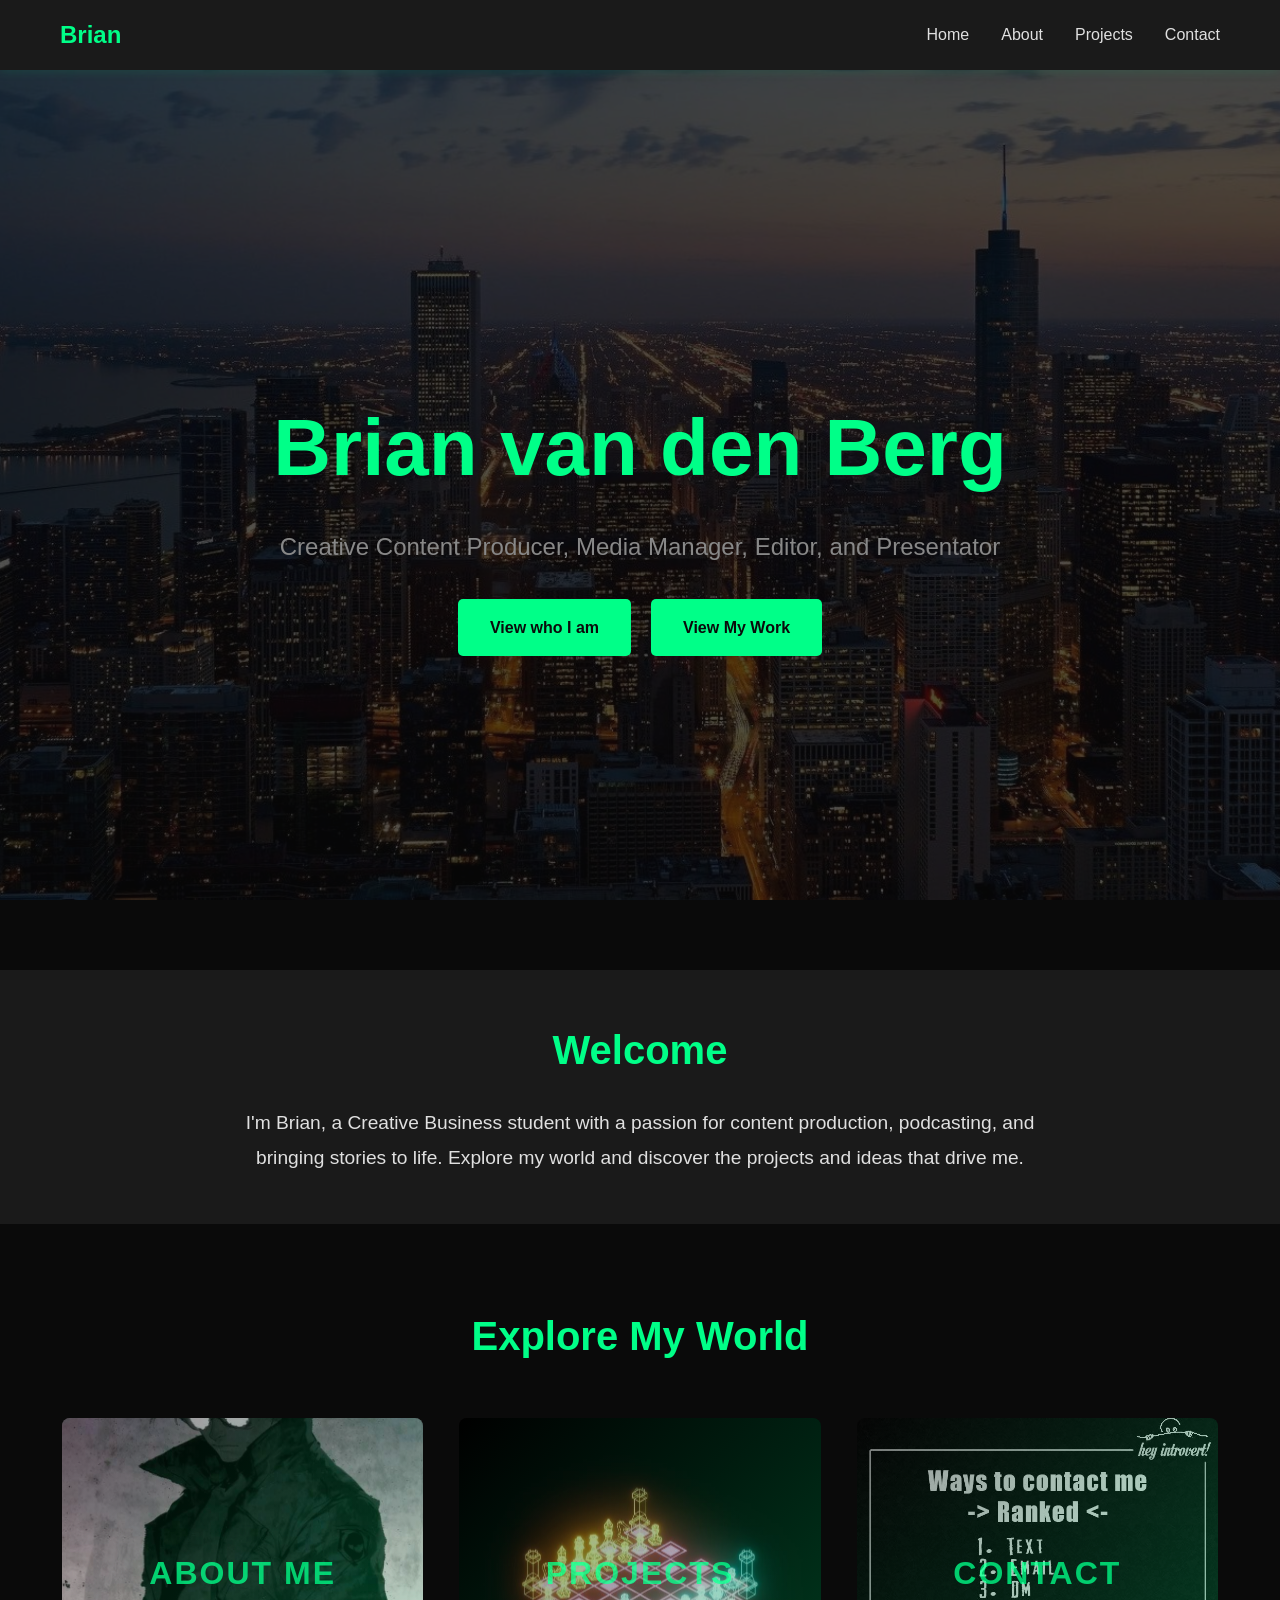
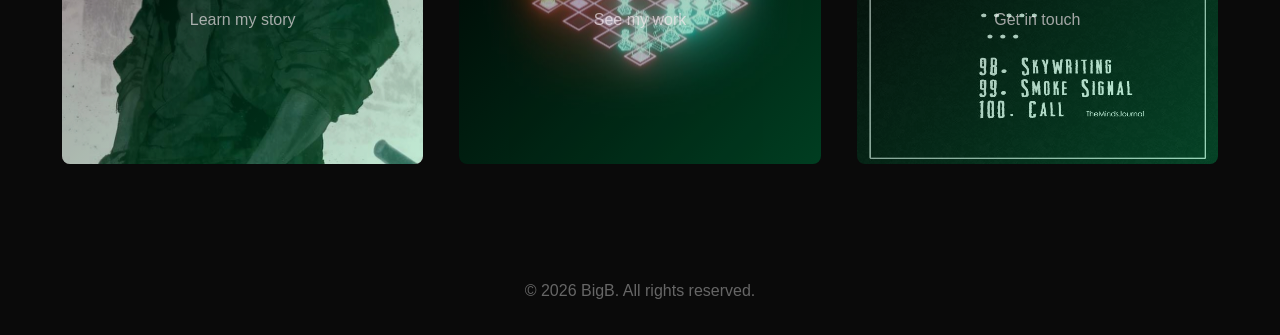
<file: index.html>
<!DOCTYPE html>
<html lang="en">
<head>
    <meta charset="UTF-8">
    <meta name="viewport" content="width=device-width, initial-scale=1.0">
    <title>Brian van den Berg - Student Portfolio</title>
    <link rel="stylesheet" href="style.css">
</head>
<body>
    <!-- Navigation -->
    <nav>
        <div class="container">
            <h1 class="logo">Brian</h1>
            <ul class="nav-links">
                <li><a href="index.html">Home</a></li>
                <li><a href="about.html">About</a></li>
                <li><a href="projects.html">Projects</a></li>
                <li><a href="contact.html">Contact</a></li>
            </ul>
        </div>
    </nav>

    <!-- Hero Section -->
    <section id="home" class="hero">
        <div class="hero-background"></div>
        <div class="container hero-content">
            <h1 class="glitch" data-text="Brian van den Berg">Brian van den Berg</h1>
            <p class="subtitle">Creative Content Producer, Media Manager, Editor, and Presentator</p>
            <div class="hero-buttons">
                <a href="about.html" class="cta-button">View who I am</a>
                <a href="projects.html" class="cta-button">View My Work</a>
            </div>
        </div>
    </section>

    <!-- Intro Section -->
    <section class="intro">
        <div class="container">
            <h2>Welcome</h2>
            <p>I'm Brian, a Creative Business student with a passion for content production, podcasting, and bringing stories to life. Explore my world and discover the projects and ideas that drive me.</p>
        </div>
    </section>

    <!-- Navigation Boxes Section -->
    <section class="nav-boxes">
        <div class="container">
            <h2>Explore My World</h2>
            <div class="boxes-grid">

                <!-- About Me Box -->
                <div class="nav-box">
                    <div class="nav-box-image">
                        <img src="images/box-about.jpg" alt="About Me">
                        <div class="nav-box-overlay">
                            <h3>About Me</h3>
                            <p>Learn my story</p>
                        </div>
                    </div>
                    <a href="about.html" class="nav-box-link"></a>
                </div>

                <!-- Projects Box -->
                <div class="nav-box">
                    <div class="nav-box-image">
                        <img src="images/box-projects.jpg" alt="Projects">
                        <div class="nav-box-overlay">
                            <h3>Projects</h3>
                            <p>See my work</p>
                        </div>
                    </div>
                    <a href="projects.html" class="nav-box-link"></a>
                </div>

                <!-- Contact Box -->
                <div class="nav-box">
                    <div class="nav-box-image">
                        <img src="images/box-contact.jpg" alt="Contact">
                        <div class="nav-box-overlay">
                            <h3>Contact</h3>
                            <p>Get in touch</p>
                        </div>
                    </div>
                    <a href="contact.html" class="nav-box-link"></a>
                </div>

            </div>
        </div>
    </section>

    <!-- Footer -->
    <footer>
        <p>&copy; 2026 BigB. All rights reserved.</p>
    </footer>

    <script src="script.js"></script>
</body>
</html>
</file>
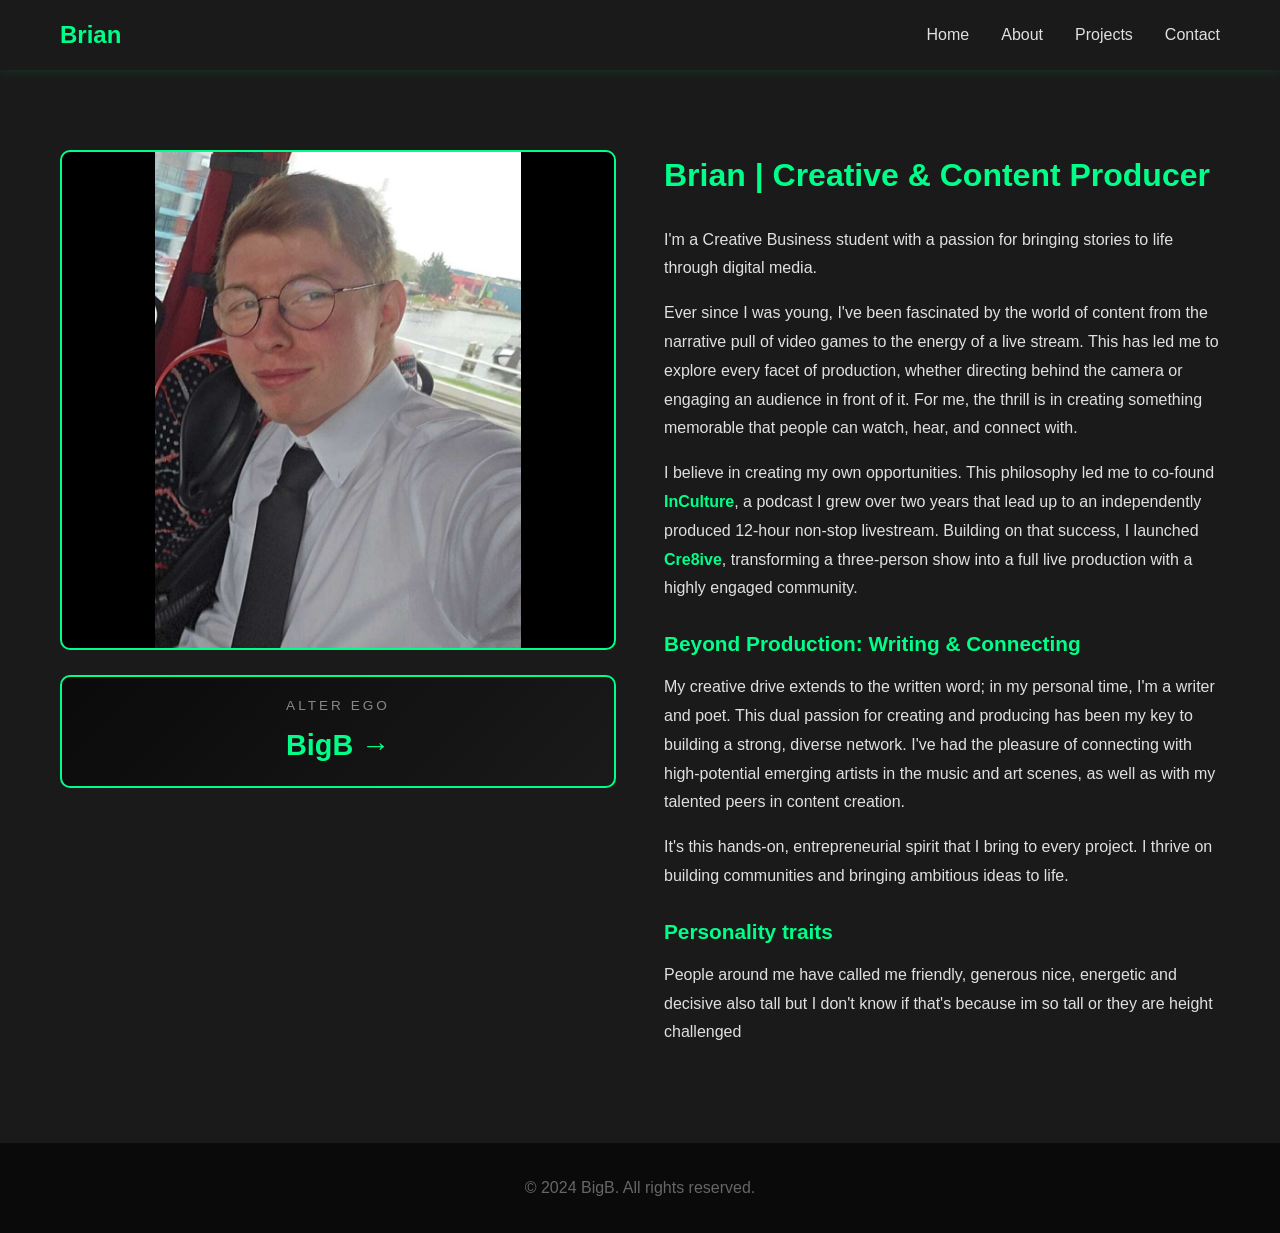
<file: about.html>
<!DOCTYPE html>
<html lang="en">
<head>
    <meta charset="UTF-8">
    <meta name="viewport" content="width=device-width, initial-scale=1.0">
    <title>About BigB</title>
    <link rel="stylesheet" href="style.css">
</head>
<body>
    <!-- Navigation -->
    <nav>
        <div class="container">
            <h1 class="logo">Brian</h1>
            <ul class="nav-links">
                <li><a href="index.html">Home</a></li>
                <li><a href="about.html">About</a></li>
                <li><a href="projects.html">Projects</a></li>
                <li><a href="contact.html">Contact</a></li>
            </ul>
        </div>
    </nav>

    <!-- About Section -->
    <section id="about" class="about">
        <div class="container about-content">
            <div class="about-slideshow">
                <div class="slideshow-container">
                    <div class="slide fade">
                        <img src="images/photo1.jpg" alt="BigB Photo 1">
                    </div>
                    <div class="slide fade">
                        <img src="images/photo2.jpg" alt="BigB Photo 2">
                    </div>
                    <div class="slide fade">
                        <img src="images/photo3.jpg" alt="BigB Photo 3">
                    </div>
                    <div class="slide fade">
                        <img src="images/photo4.jpg" alt="BigB Photo 4">
                    </div>
                    <div class="slide fade">
                        <img src="images/photo5.jpg" alt="BigB Photo 5">
                    </div>

                    <!-- Navigation dots -->
                    <div class="dots">
                        <span class="dot" onclick="currentSlide(1)"></span>
                        <span class="dot" onclick="currentSlide(2)"></span>
                        <span class="dot" onclick="currentSlide(3)"></span>
                        <span class="dot" onclick="currentSlide(4)"></span>
                        <span class="dot" onclick="currentSlide(5)"></span>
                    </div>
                </div>

                <!-- Alter Ego Button (outside the slideshow container) -->
                <a href="bigb.html" class="alter-ego-btn">
                    <span class="btn-label">Alter Ego</span>
                    <span class="btn-name">BigB →</span>
                </a>
            </div>

            <div class="about-text">
                <h2>Brian | Creative & Content Producer</h2>

                <p>I'm a Creative Business student with a passion for bringing stories to life through digital media.</p>

                <p>Ever since I was young, I've been fascinated by the world of content from the narrative pull of video games to the energy of a live stream. This has led me to explore every facet of production, whether directing behind the camera or engaging an audience in front of it. For me, the thrill is in creating something memorable that people can watch, hear, and connect with.</p>

                <p>I believe in creating my own opportunities. This philosophy led me to co-found <strong>InCulture</strong>, a podcast I grew over two years that lead up to an independently produced 12-hour non-stop livestream. Building on that success, I launched <strong>Cre8ive</strong>, transforming a three-person show into a full live production with a highly engaged community.</p>

                <h3>Beyond Production: Writing & Connecting</h3>

                <p>My creative drive extends to the written word; in my personal time, I'm a writer and poet. This dual passion for creating and producing has been my key to building a strong, diverse network. I've had the pleasure of connecting with high-potential emerging artists in the music and art scenes, as well as with my talented peers in content creation.</p>

                <p>It's this hands-on, entrepreneurial spirit that I bring to every project. I thrive on building communities and bringing ambitious ideas to life.</p>

                <h3>Personality traits</h3>

                <p>People around me have called me friendly, generous nice, energetic and decisive also tall but I don't know if that's because im so tall or they are height challenged</p>
            </div>
        </div>
    </section>

    <!-- Footer -->
    <footer>
        <p>&copy; 2024 BigB. All rights reserved.</p>
    </footer>

    <script src="script.js"></script>
</body>
</html>
</file>
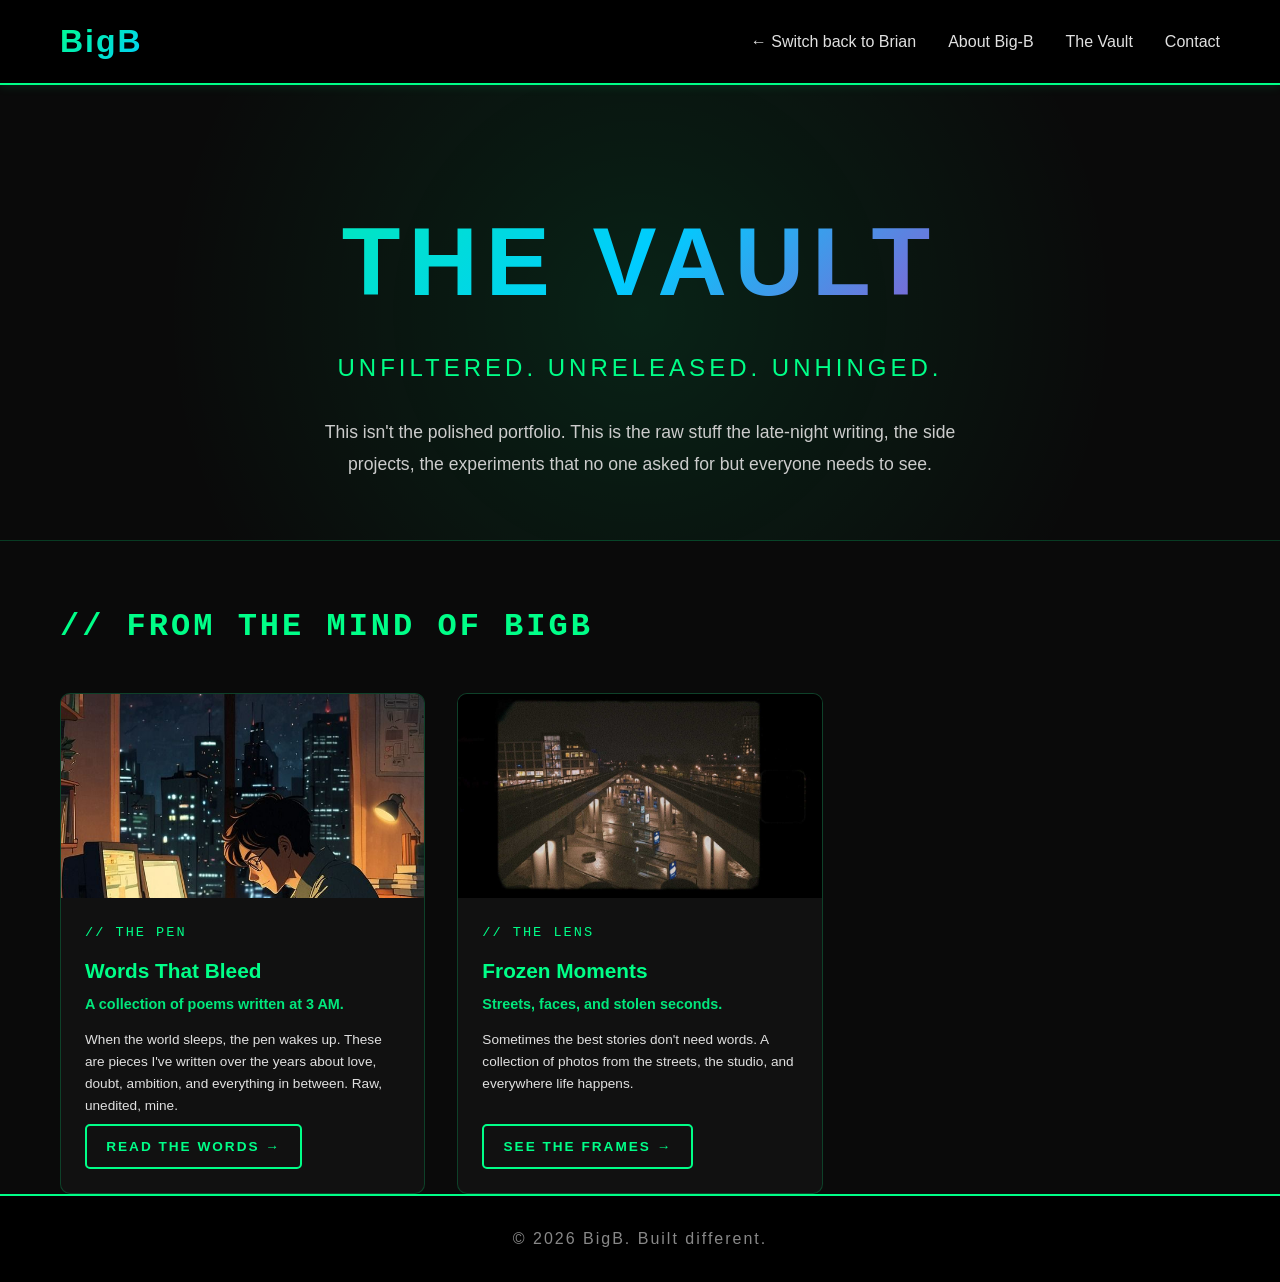
<file: Big-BProjects.html>
<!DOCTYPE html>
<html lang="en">
<head>
    <meta charset="UTF-8">
    <meta name="viewport" content="width=device-width, initial-scale=1.0">
    <title>BigB - The Vault</title>
    <link rel="stylesheet" href="style.css">
    <link rel="stylesheet" href="bigb.css">
</head>
<body class="bigb-page">
    <!-- Navigation -->
    <nav class="bigb-nav">
        <div class="container">
            <h1 class="logo bigb-logo">BigB</h1>
            <ul class="nav-links">
                <li><a href="about.html">← Switch back to Brian</a></li>
                <li><a href="bigb.html" class="active">About Big-B</a></li>
                <li><a href="Big-BProjects.html">The Vault</a></li>
                <li><a href="bigb-contact.html">Contact</a></li>
            </ul>
        </div>
    </nav>

    <!-- Hero -->
    <section class="bigb-projects-hero">
        <div class="container">
            <h1 class="bigb-hero-title">THE VAULT</h1>
            <p class="bigb-hero-subtitle">Unfiltered. Unreleased. Unhinged.</p>
            <p class="bigb-intro-text">
                This isn't the polished portfolio. This is the raw stuff the late-night writing, the side projects, the experiments that no one asked for but everyone needs to see.
            </p>
        </div>
    </section>

    <!-- BIGB PROJECTS -->
    <section class="projects-section bigb-projects-section">
        <div class="container">
            <h2 class="bigb-section-title">// FROM THE MIND OF BIGB</h2>
            <div class="project-grid">

                <!-- Poetry -->
                <div class="project-item bigb-item">
                    <div class="project-media">
                        <img src="images/Poetry picture.jpg" alt="Poetry" class="video-thumbnail">
                    </div>
                    <div class="project-info">
                        <span class="bigb-tag">// THE PEN</span>
                        <h3>Words That Bleed</h3>
                        <p class="project-subtitle">A collection of poems written at 3 AM.</p>
                        <p class="project-desc">When the world sleeps, the pen wakes up. These are pieces I've written over the years  about love, doubt, ambition, and everything in between. Raw, unedited, mine.</p>
                        <a href="poetry.html" class="watch-button bigb-btn">Read the Words →</a>
                    </div>
                </div>

                <!-- Photography -->
                <div class="project-item bigb-item">
                    <div class="project-media">
                        <img src="images/Metro tracks.jpg" alt="Photography" class="video-thumbnail">
                    </div>
                    <div class="project-info">
                        <span class="bigb-tag">// THE LENS</span>
                        <h3>Frozen Moments</h3>
                        <p class="project-subtitle">Streets, faces, and stolen seconds.</p>
                        <p class="project-desc">Sometimes the best stories don't need words. A collection of photos from the streets, the studio, and everywhere life happens.</p>
                        <a href="bigb-gallery.html" class="watch-button bigb-btn">See the Frames →</a>
                    </div>
                </div>
        </div>
    </section>

    <!-- Footer -->
    <footer class="bigb-footer">
        <p>&copy; 2026 BigB. Built different.</p>
    </footer>

    <script src="script.js"></script>
</body>
</html>
</file>
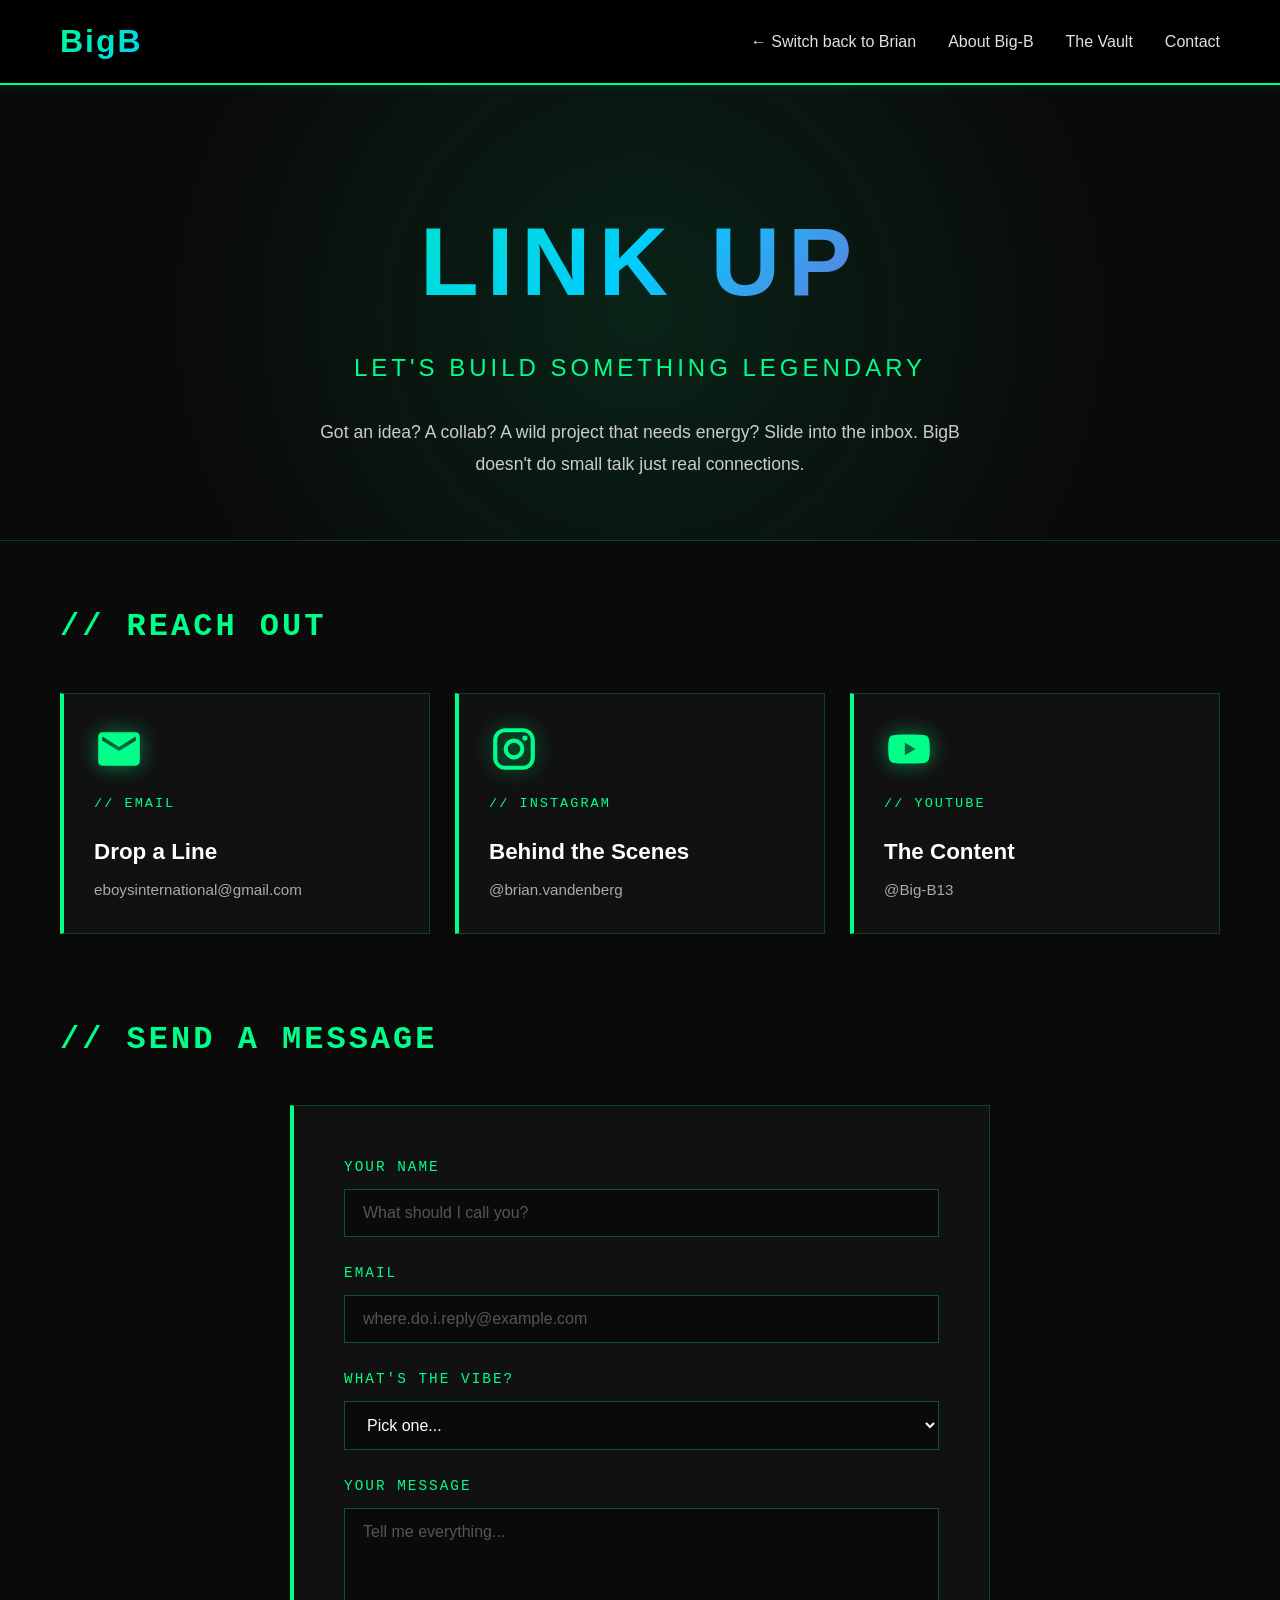
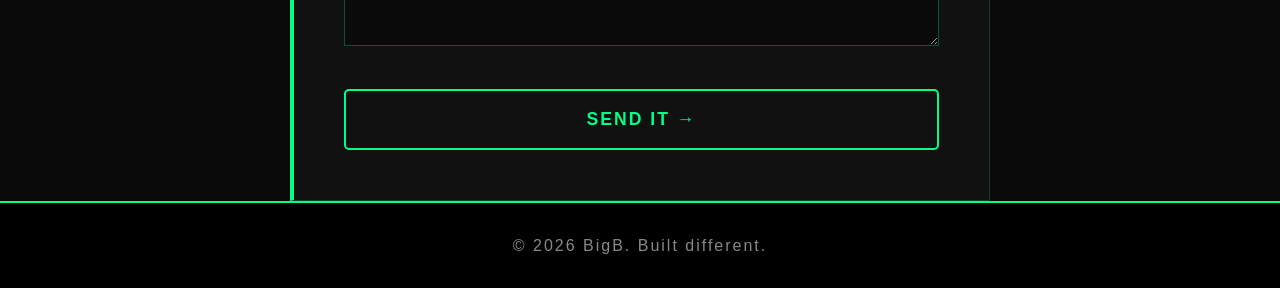
<file: bigb-contact.html>
<!DOCTYPE html>
<html lang="en">
<head>
    <meta charset="UTF-8">
    <meta name="viewport" content="width=device-width, initial-scale=1.0">
    <title>BigB - Contact</title>
    <link rel="stylesheet" href="style.css">
    <link rel="stylesheet" href="bigb.css">
</head>
<body class="bigb-page">
    <!-- Navigation -->
    <nav class="bigb-nav">
        <div class="container">
            <h1 class="logo bigb-logo">BigB</h1>
            <ul class="nav-links">
                <li><a href="about.html">← Switch back to Brian</a></li>
                <li><a href="bigb.html" class="active">About Big-B</a></li>
                <li><a href="Big-BProjects.html">The Vault</a></li>
                <li><a href="bigb-Contact.html">Contact</a></li>
            </ul>
        </div>
    </nav>

    <!-- Hero -->
    <section class="bigb-projects-hero">
        <div class="container">
            <h1 class="bigb-hero-title">LINK UP</h1>
            <p class="bigb-hero-subtitle">Let's build something legendary</p>
            <p class="bigb-intro-text">
                Got an idea? A collab? A wild project that needs energy? Slide into the inbox. BigB doesn't do small talk just real connections.
            </p>
        </div>
    </section>

    <!-- Contact Content -->
    <section class="projects-section bigb-projects-section">
        <div class="container">

            <!-- Contact Methods Grid -->
            <h2 class="bigb-section-title">// REACH OUT</h2>
            <div class="bigb-contact-grid">

                <!-- Email -->
                <a href="mailto:eboysinternational@gmail.com" class="bigb-contact-card">
                    <div class="bigb-contact-icon">
                        <svg viewBox="0 0 24 24" fill="currentColor">
                            <path d="M20 4H4c-1.1 0-1.99.9-1.99 2L2 18c0 1.1.9 2 2 2h16c1.1 0 2-.9 2-2V6c0-1.1-.9-2-2-2zm0 4l-8 5-8-5V6l8 5 8-5v2z" />
                        </svg>
                    </div>
                    <span class="bigb-tag">// EMAIL</span>
                    <h3>Drop a Line</h3>
                    <p>eboysinternational@gmail.com</p>
                </a>

                <!-- Instagram -->
                <a href="https://www.instagram.com/brian.vandenberg/" target="_blank" class="bigb-contact-card">
                    <div class="bigb-contact-icon">
                        <svg viewBox="0 0 24 24" fill="currentColor">
                            <path d="M7.8 2h8.4C19.4 2 22 4.6 22 7.8v8.4a5.8 5.8 0 0 1-5.8 5.8H7.8C4.6 22 2 19.4 2 16.2V7.8A5.8 5.8 0 0 1 7.8 2m-.2 2A3.6 3.6 0 0 0 4 7.6v8.8C4 18.39 5.61 20 7.6 20h8.8a3.6 3.6 0 0 0 3.6-3.6V7.6C20 5.61 18.39 4 16.4 4H7.6m9.65 1.5a1.25 1.25 0 0 1 1.25 1.25A1.25 1.25 0 0 1 17.25 8 1.25 1.25 0 0 1 16 6.75a1.25 1.25 0 0 1 1.25-1.25M12 7a5 5 0 0 1 5 5 5 5 0 0 1-5 5 5 5 0 0 1-5-5 5 5 0 0 1 5-5m0 2a3 3 0 0 0-3 3 3 3 0 0 0 3 3 3 3 0 0 0 3-3 3 3 0 0 0-3-3z" />
                        </svg>
                    </div>
                    <span class="bigb-tag">// INSTAGRAM</span>
                    <h3>Behind the Scenes</h3>
                    <p>@brian.vandenberg</p>
                </a>

                <!-- YouTube -->
                <a href="https://www.youtube.com/@Big-B13" target="_blank" class="bigb-contact-card">
                    <div class="bigb-contact-icon">
                        <svg viewBox="0 0 24 24" fill="currentColor">
                            <path d="M10 15l5.19-3L10 9v6m11.56-7.83c.13.47.22 1.1.28 1.9.07.8.1 1.49.1 2.09L22 12c0 2.19-.16 3.8-.44 4.83-.25.9-.83 1.48-1.73 1.73-.47.13-1.33.22-2.65.28-1.3.07-2.49.1-3.59.1L12 19c-4.19 0-6.8-.16-7.83-.44-.9-.25-1.48-.83-1.73-1.73-.13-.47-.22-1.1-.28-1.9-.07-.8-.1-1.49-.1-2.09L2 12c0-2.19.16-3.8.44-4.83.25-.9.83-1.48 1.73-1.73.47-.13 1.33-.22 2.65-.28 1.3-.07 2.49-.1 3.59-.1L12 5c4.19 0 6.8.16 7.83.44.9.25 1.48.83 1.73 1.73z" />
                        </svg>
                    </div>
                    <span class="bigb-tag">// YOUTUBE</span>
                    <h3>The Content</h3>
                    <p>@Big-B13</p>
                </a>

            </div>

            <!-- Contact Form -->
            <h2 class="bigb-section-title">// SEND A MESSAGE</h2>
            <div class="bigb-form-container">
                <form class="bigb-form">
                    <div class="bigb-form-group">
                        <label for="name">Your Name</label>
                        <input type="text" id="name" name="name" placeholder="What should I call you?" required>
                    </div>

                    <div class="bigb-form-group">
                        <label for="email">Email</label>
                        <input type="email" id="email" name="email" placeholder="where.do.i.reply@example.com" required>
                    </div>

                    <div class="bigb-form-group">
                        <label for="subject">What's the vibe?</label>
                        <select id="subject" name="subject" required>
                            <option value="">Pick one...</option>
                            <option value="collab">Collaboration</option>
                            <option value="project">Project Inquiry</option>
                            <option value="podcast">Podcast Guest</option>
                            <option value="just-vibes">Just Saying Hi</option>
                        </select>
                    </div>

                    <div class="bigb-form-group">
                        <label for="message">Your Message</label>
                        <textarea id="message" name="message" rows="6" placeholder="Tell me everything..." required></textarea>
                    </div>

                    <button type="submit" class="watch-button bigb-btn">Send It →</button>
                </form>
            </div>

        </div>
    </section>

    <!-- Footer -->
    <footer class="bigb-footer">
        <p>&copy; 2026 BigB. Built different.</p>
    </footer>

    <script src="script.js"></script>
</body>
</html>
</file>
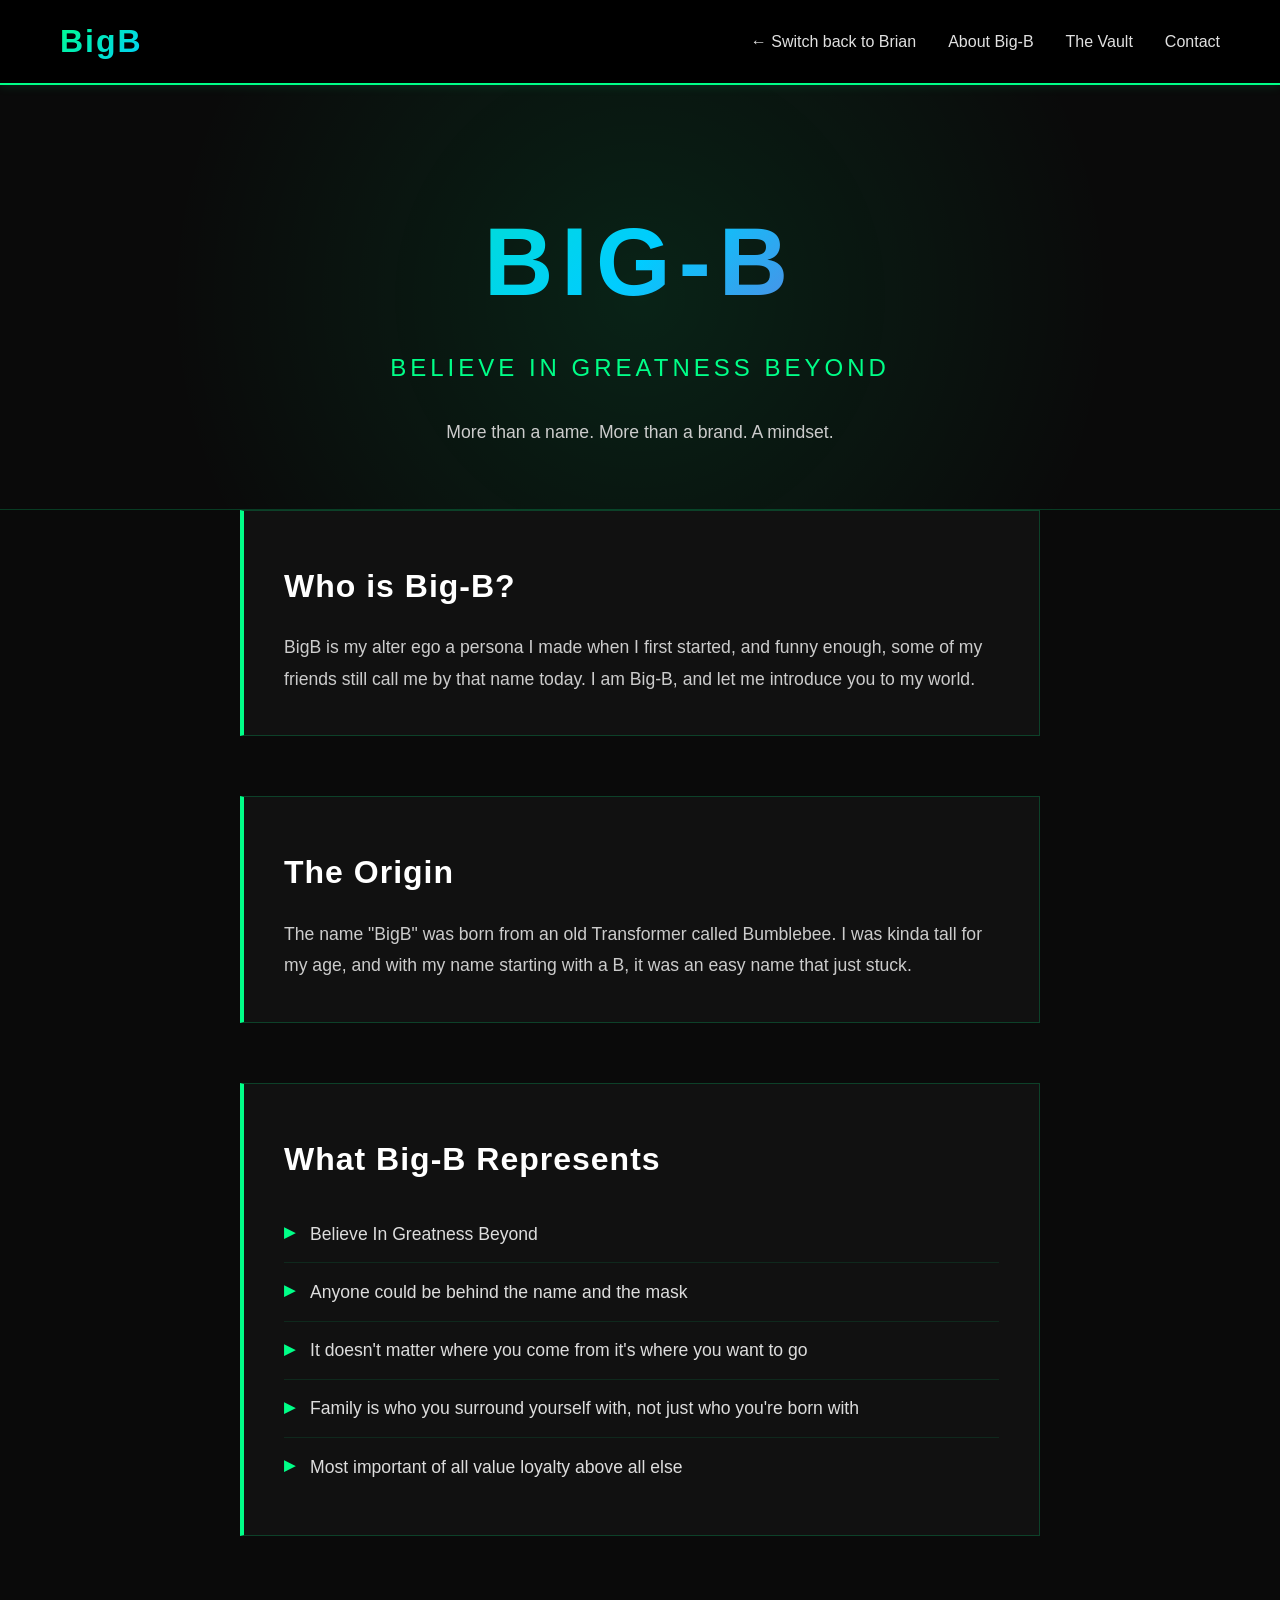
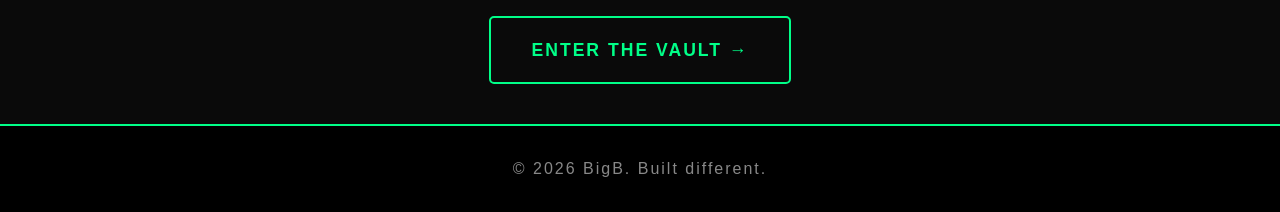
<file: bigb.html>
<!DOCTYPE html>
<html lang="en">
<head>
    <meta charset="UTF-8">
    <title>BigB - The Alter Ego</title>
    <link rel="stylesheet" href="style.css">
    <link rel="stylesheet" href="bigb.css">
</head>
<body class="bigb-page">
    <!-- Navigation -->
    <nav class="bigb-nav">
        <div class="container">
            <h1 class="logo bigb-logo">BigB</h1>
            <ul class="nav-links">
                <li><a href="about.html">← Switch back to Brian</a></li>
                <li><a href="bigb.html" class="active">About Big-B</a></li>
                <li><a href="Big-BProjects.html">The Vault</a></li>
                <li><a href="bigb-contact.html">Contact</a></li>
            </ul>
        </div>
    </nav>

    <!-- Hero -->
    <section class="bigb-projects-hero">
        <div class="container">
            <h1 class="bigb-hero-title">BIG-B</h1>
            <p class="bigb-hero-subtitle">Believe In Greatness Beyond</p>
            <p class="bigb-intro-text">
                More than a name. More than a brand. A mindset.
            </p>
        </div>
    </section>

    <!-- About Content -->
    <section class="projects-section bigb-projects-section">
        <div class="container">

            <!-- Who is BigB -->
            <div class="bigb-about-block">
                <h2 class="bigb-block-title">Who is Big-B?</h2>
                <p class="bigb-block-text">
                    BigB is my alter ego a persona I made when I first started, and funny enough, some of my friends still call me by that name today. I am Big-B, and let me introduce you to my world.
                </p>
            </div>

            <!-- The Origin -->
            <div class="bigb-about-block">
                <h2 class="bigb-block-title">The Origin</h2>
                <p class="bigb-block-text">
                    The name "BigB" was born from an old Transformer called Bumblebee. I was kinda tall for my age, and with my name starting with a B, it was an easy name that just stuck.
                </p>
            </div>

            <!-- What Big-B Represents -->
            <div class="bigb-about-block">
                <h2 class="bigb-block-title">What Big-B Represents</h2>
                <ul class="bigb-list">
                    <li><span class="bigb-bullet">▸</span> Believe In Greatness Beyond</li>
                    <li><span class="bigb-bullet">▸</span> Anyone could be behind the name and the mask</li>
                    <li><span class="bigb-bullet">▸</span> It doesn't matter where you come from it's where you want to go</li>
                    <li><span class="bigb-bullet">▸</span> Family is who you surround yourself with, not just who you're born with</li>
                    <li><span class="bigb-bullet">▸</span> Most important of all value loyalty above all else</li>
                </ul>
            </div>

            <!-- Call to Action -->
            <div class="bigb-cta">
                <a href="Big-BProjects.html" class="watch-button bigb-btn">Enter The Vault →</a>
            </div>

        </div>
    </section>

    <!-- Footer -->
    <footer class="bigb-footer">
        <p>&copy; 2026 BigB. Built different.</p>
    </footer>
</body>
</html>
</file>
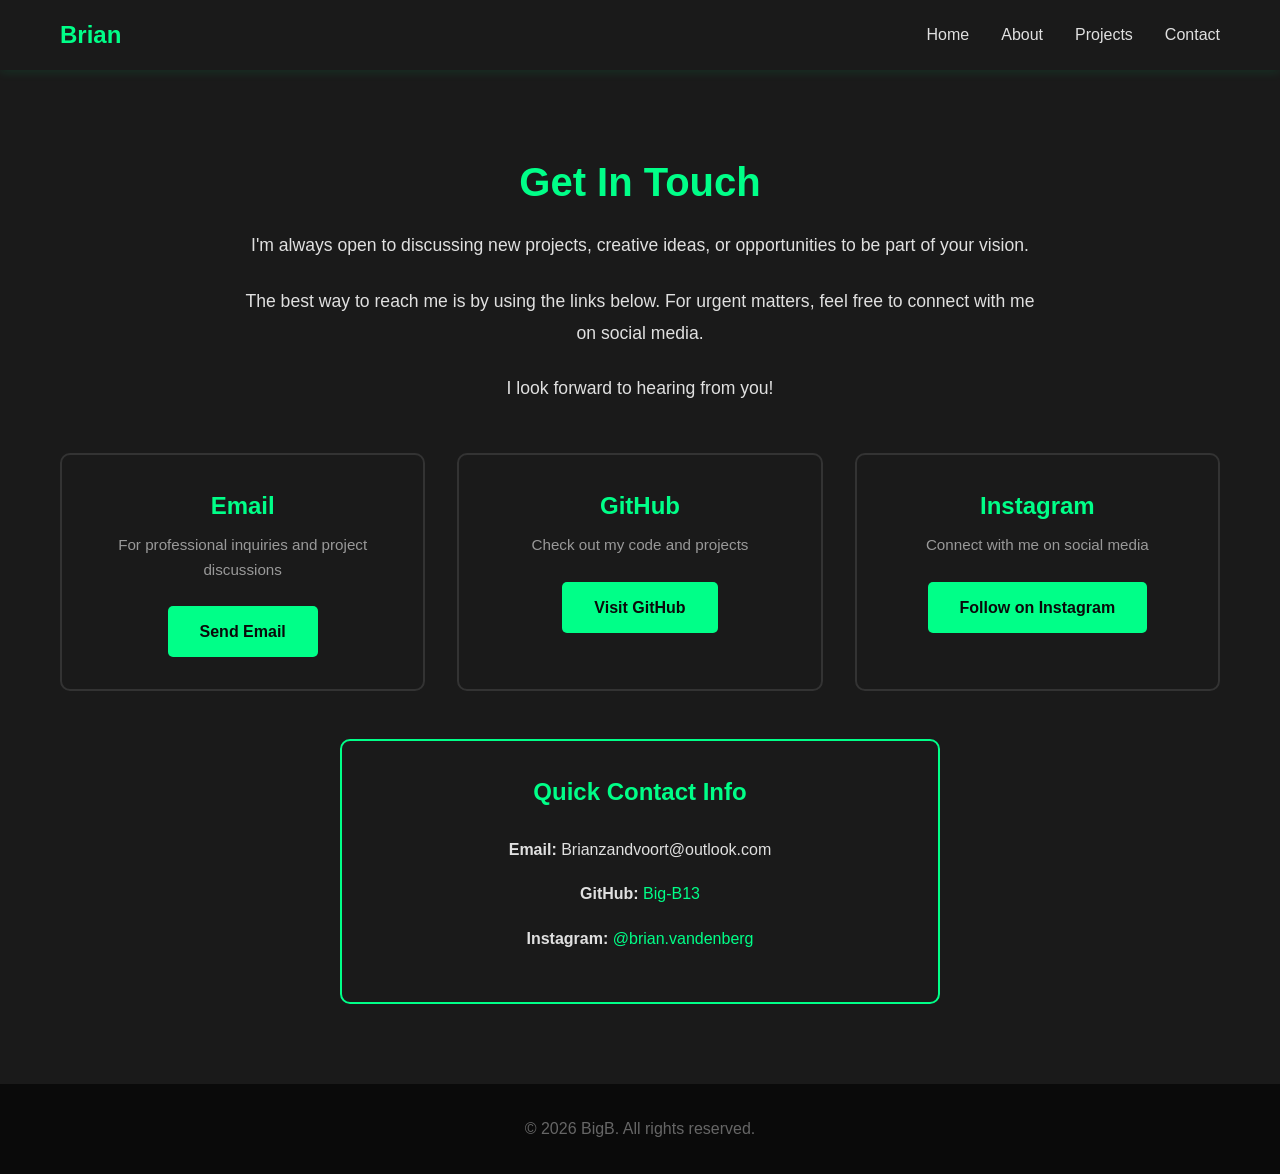
<file: contact.html>
<!DOCTYPE html>
<html lang="en">
<head>
    <meta charset="UTF-8">
    <meta name="viewport" content="width=device-width, initial-scale=1.0">
    <title>Contact - BigB</title>
    <link rel="stylesheet" href="style.css">
</head>
<body>
    <!-- Navigation -->
    <nav>
        <div class="container">
            <h1 class="logo">Brian</h1>
            <ul class="nav-links">
                <li><a href="index.html">Home</a></li>
                <li><a href="about.html">About</a></li>
                <li><a href="projects.html">Projects</a></li>
                <li><a href="contact.html">Contact</a></li>
            </ul>
        </div>
    </nav>

    <!-- Contact Section -->
    <section id="contact" class="contact">
        <div class="container">
            <h2>Get In Touch</h2>

            <p class="contact-intro">I'm always open to discussing new projects, creative ideas, or opportunities to be part of your vision.</p>

            <p class="contact-intro">The best way to reach me is by using the links below. For urgent matters, feel free to connect with me on social media.</p>

            <p class="contact-intro">I look forward to hearing from you!</p>

            <div class="contact-methods">
                <div class="contact-method">
                    <h3>Email</h3>
                    <p>For professional inquiries and project discussions</p>
                    <a href="mailto:Brianzandvoort@outlook.com" class="contact-button">Send Email</a>
                </div>

                <div class="contact-method">
                    <h3>GitHub</h3>
                    <p>Check out my code and projects</p>
                    <a href="https://github.com/Big-B13" target="_blank" class="contact-button">Visit GitHub</a>
                </div>

                <div class="contact-method">
                    <h3>Instagram</h3>
                    <p>Connect with me on social media</p>
                    <a href="https://www.instagram.com/brian.vandenberg/" target="_blank" class="contact-button">Follow on Instagram</a>
                </div>
            </div>

            <div class="contact-info-box">
                <h3>Quick Contact Info</h3>
                <p><strong>Email:</strong> Brianzandvoort@outlook.com</p>
                <p><strong>GitHub:</strong> <a href="https://github.com/Big-B13" target="_blank">Big-B13</a></p>
                <p><strong>Instagram:</strong> <a href="https://www.instagram.com/brian.vandenberg/" target="_blank">@brian.vandenberg</a></p>
            </div>
        </div>
    </section>

    <!-- Footer -->
    <footer>
        <p>&copy; 2026 BigB. All rights reserved.</p>
    </footer>

    <script src="script.js"></script>
</body>
</html>
</file>
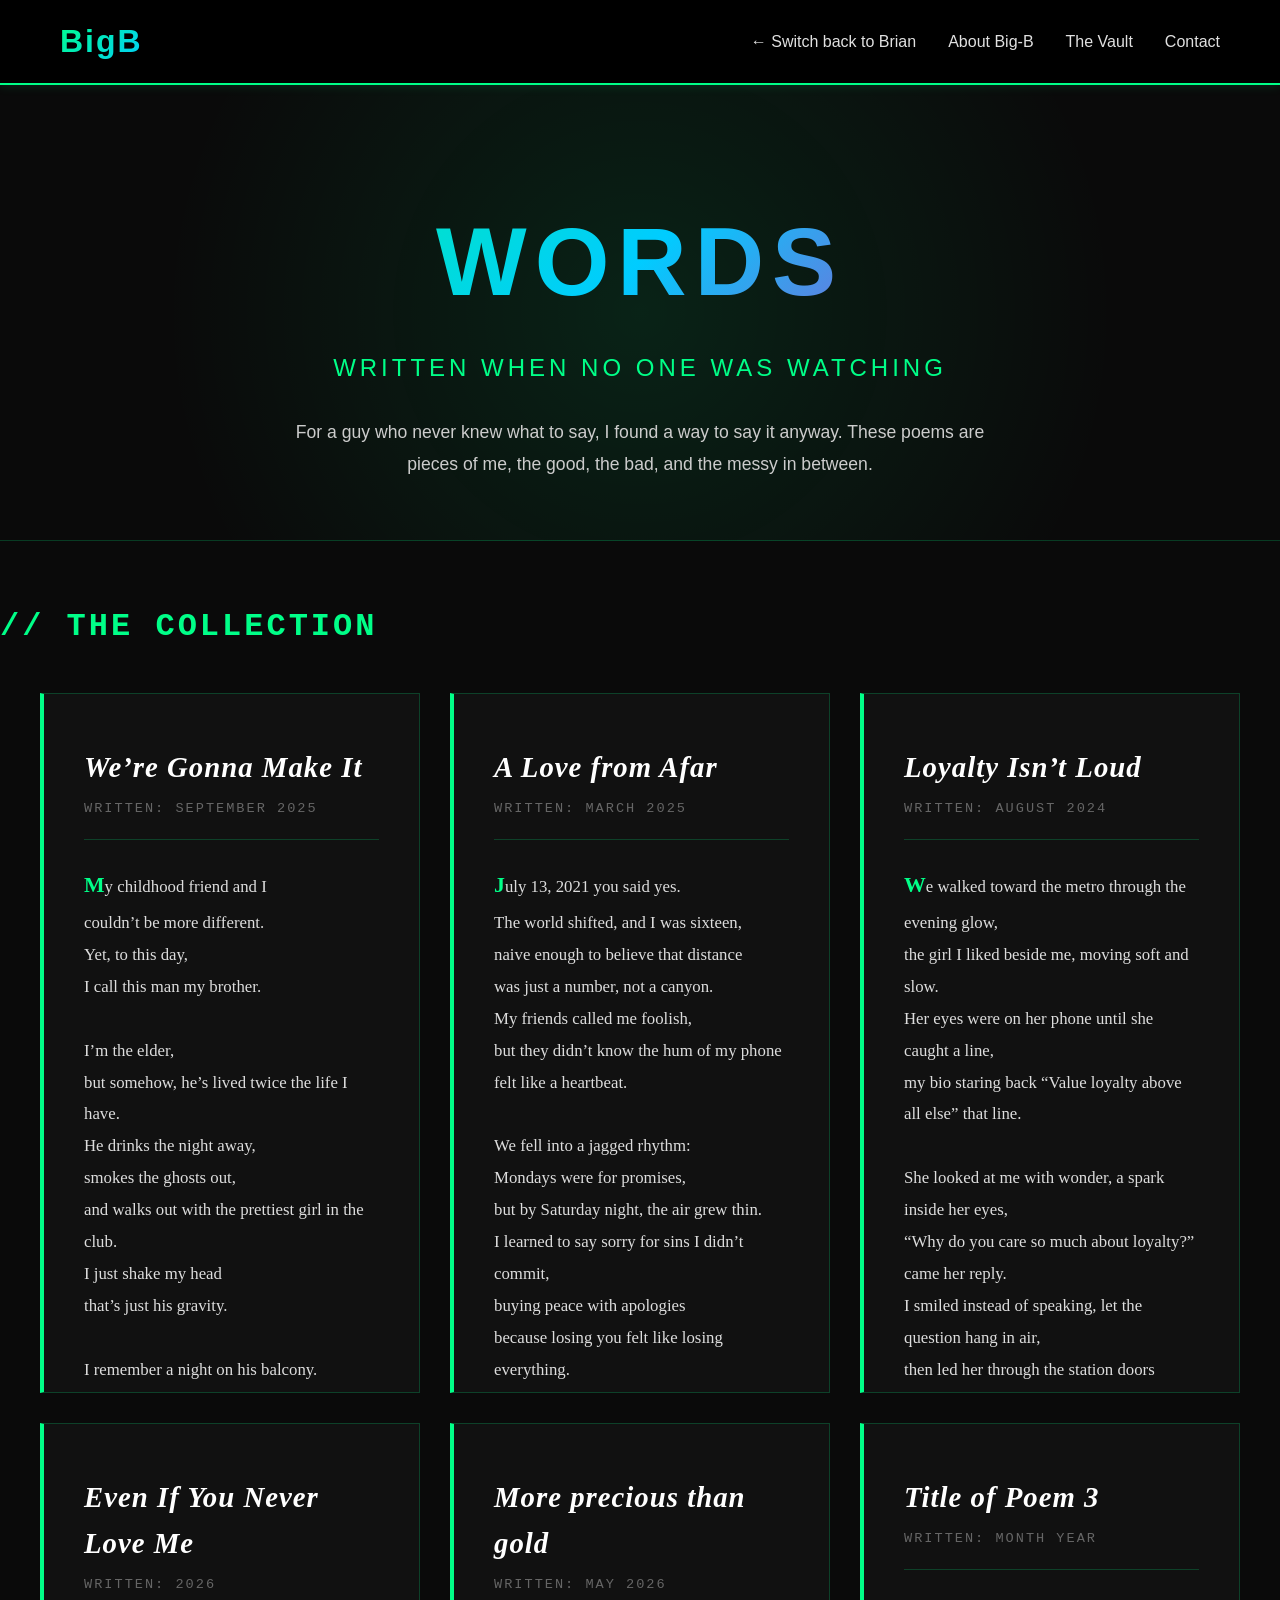
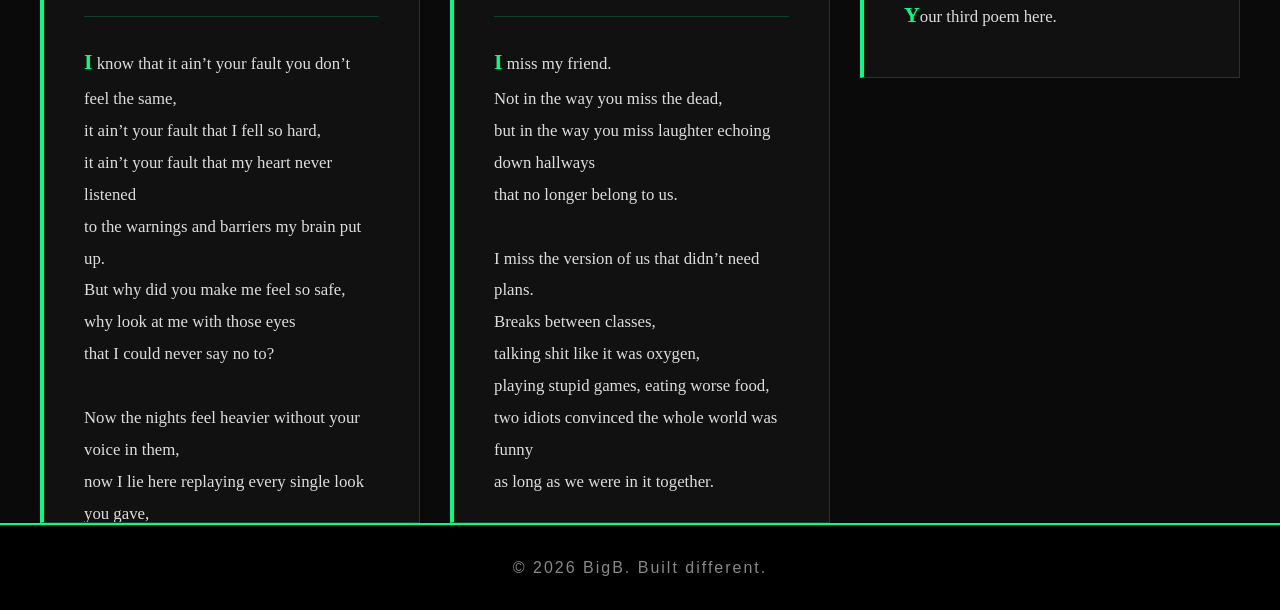
<file: poetry.html>
<!DOCTYPE html>
<html lang="en">
<head>
    <meta charset="UTF-8">
    <meta name="viewport" content="width=device-width, initial-scale=1.0">
    <title>BigB - Poetry</title>
    <link rel="stylesheet" href="style.css">
    <link rel="stylesheet" href="bigb.css">
</head>
<body class="bigb-page">
    <!-- Navigation -->
    <nav class="bigb-nav">
        <div class="container">
            <h1 class="logo bigb-logo">BigB</h1>
            <ul class="nav-links">
                <li><a href="about.html">← Switch back to Brian</a></li>
                <li><a href="bigb.html">About Big-B</a></li>
                <li><a href="Big-BProjects.html">The Vault</a></li>
                <li><a href="bigb-contact.html">Contact</a></li>
            </ul>
        </div>
    </nav>

    <!-- Hero -->
    <section class="bigb-projects-hero">
        <div class="container">
            <h1 class="bigb-hero-title">WORDS</h1>
            <p class="bigb-hero-subtitle">Written when no one was watching</p>
            <p class="bigb-intro-text">
                For a guy who never knew what to say, I found a way to say it anyway. These poems are pieces of me, the good, the bad, and the messy in between. 
            </p>
        </div>
    </section>

    <h2 class="bigb-section-title">// THE COLLECTION</h2>

    <!-- 👇 NEW WRAPPER -->
    <div class="poem-grid">

        <!-- Poem 1 -->
        <article class="poem-card">
            <div class="poem-header">
                <h2 class="poem-title">We’re Gonna Make It</h2>
                <p class="poem-date">Written: September 2025</p>
            </div>
            <div class="poem-body">
                <pre class="poem-text">
                        My childhood friend and I
                couldn’t be more different.
                Yet, to this day,
                I call this man my brother.

                I’m the elder,
                but somehow, he’s lived twice the life I have.
                He drinks the night away,
                smokes the ghosts out,
                and walks out with the prettiest girl in the club.
                I just shake my head
                that’s just his gravity.

                I remember a night on his balcony.
                Nothing special:
                a supermarket, a few flats,
                the kind of view nobody writes about.
                But for us it was an empire.

                He lit a cigarette,
                smoke curling into the dark,
                and we talked the way we always had.
                Then he said it
                words that felt like they fell from the sky:
                “I’m gonna make it.”

                You might wonder why that matters.
                But hear me, he meant it.
                This is a man who broke his foot,
                got hit by a bus,
                and walked away with nothing but scratches.
                I pushed him through the supermarket in a wheelchair,
                and he still grinned,
                still whispered it like a prayer:
                “I’m gonna make it.”

                He’s fought battles I’ll never know.
                Carried pain in the kind of silence
                reserved for boys raised not to cry.
                And I realized then,
                even as the older one, I was jealous.
                Jealous of his fire, his stride,
                his refusal to let go
                while I was busy looking for the exit,
                ready to leave the world behind.

                But I get it now.
                Those words weren't meant to make me small.
                They were a battle cry.
                And he was right.

                Because no matter the day,
                no matter the wreckage,
                or how the seasons turn
                it won’t just be him,
                and it won’t just be me.
                It will be we.

                I’m talking the "you and me" kind.
                We’re gonna make it.
        </pre>
            </div>
        </article>

        <!-- Poem 2 -->
        <article class="poem-card">
            <div class="poem-header">
                <h2 class="poem-title">A Love from Afar</h2>
                <p class="poem-date">Written: March 2025</p>
            </div>
            <div class="poem-body">
                <pre class="poem-text">
                                    July 13, 2021 you said yes.
                                    The world shifted, and I was sixteen,
                                    naive enough to believe that distance
                                    was just a number, not a canyon.
                                    My friends called me foolish,
                                    but they didn’t know the hum of my phone
                                    felt like a heartbeat.

                                    We fell into a jagged rhythm:
                                    Mondays were for promises,
                                    but by Saturday night, the air grew thin.
                                    I learned to say sorry for sins I didn’t commit,
                                    buying peace with apologies
                                    because losing you felt like losing everything.

                                    I gave you flowers for anniversaries,
                                    a dog to call our own,
                                    a faithful heart that never wandered.
                                    But your jealousy was a slow infection.
                                    My world got smaller
                                    deleted friends, monitored screens,
                                    an exhausting audit of my loyalty.
                                    I was trying to build a home
                                    while you were busy building a cage.

                                    Then came Morocco.
                                    The summer sun hit differently there.
                                    Among new faces, I found a reflection
                                    of who we used to be easy, light, and loud.
                                    And in that heat, the truth finally cooled:
                                    I had spent years fighting for us,
                                    but you never once fought for me.

                                    So, when you finally suggested the end,
                                    I didn’t chase the car.
                                    I didn’t flood the screen with blue bubbles
                                    or beg for a hearing.
                                    For the first time, the silence didn’t feel like a void
                                    it felt like room to breathe.

                                    Now you return every month like a season,
                                    flooding my inbox with "what ifs" and "could haves."
                                    But I wonder where that fire was
                                    when my hands were blistered from holding on.

                                    You were once my entire map.
                                    Now, you are just an echo in a room I’ve left behind.
                                    I’ve finally learned my worth,
                                    and it’s more than a ghost of a girl
                                    who only loves me when I’m gone.
                        </pre>
            </div>
        </article>

        <!-- Poem 3 -->

        <article class="poem-card">
            <div class="poem-header">
                <h2 class="poem-title">Loyalty Isn’t Loud</h2>
                <p class="poem-date">Written: August 2024</p>
            </div>
            <div class="poem-body">
                <pre class="poem-text">
         We walked toward the metro through the evening glow,
                the girl I liked beside me, moving soft and slow.
                Her eyes were on her phone until she caught a line,
                my bio staring back “Value loyalty above all else” that line.

                She looked at me with wonder, a spark inside her eyes,
                “Why do you care so much about loyalty?” came her reply.
                I smiled instead of speaking, let the question hang in air,
                then led her through the station doors without a single care.

                We found two seats together as the train began to sway,
                city lights blurred past us in a silver grey display.
                She nudged me with her shoulder, “Come on, tell me true 
                why does loyalty matter so much to you?”

                Instead of giving answers made of words and clever sound,
                I took her phone and dialed, then gently placed it down.
                “Say you need some help,” I whispered, “tell him I sent you.
                Just trust me for a moment I’ll show you what is true.”

                The phone rang twice, a voice answered kind and clear,
                “Hello? Who is this calling?” he spoke without fear.
                “Hi, I’m Cammy,” she said, voice unsure and light,
                “Brian told me to call you… I think I need some help tonight.”

                The man didn’t pause, didn’t ask her who she was,
                didn’t wonder why a stranger called him just because.
                “Because Brian’s always had my back, no questions, no demands,
                if he sent you, then I’ve got you that’s just how loyalty stands.”

                She thanked him softly, hung up, and stared down at the screen,
                something shifted in her eyes, a quiet understanding seen.
                The rails kept humming underneath us like a beating heart,
                as I finally spoke the truth that set her question apart.

                “Loyalty isn’t loud, love. It doesn’t need applause.
                It lives in hidden actions and unspoken sacred laws.
                It’s the hand that reaches quickly when no one else can see,
                the quiet debt we pay forward that’s what loyalty means to me.”

                She didn’t speak for minutes, just watched the darkness fly,
                then slowly laid her head upon my shoulder with a sigh.
                The train kept rushing forward through the tunnels cold and deep,
                while two hearts rode in silence no more words we needed to speak.

                In that quiet rumble, something beautiful was shown:
                loyalty isn’t always loud sometimes it’s only known
                by how it moves in secret, by how it shows its face,
                in metro lights and stolen time, in actions over grace.


         </pre>
            </div>
        </article>

        <!-- Poem 4 -->

        <article class="poem-card">
            <div class="poem-header">
                <h2 class="poem-title">Even If You Never Love Me</h2>
                <p class="poem-date">Written: 2026</p>
            </div>
            <div class="poem-body">
                <pre class="poem-text">
                        I know that it ain’t your fault you don’t feel the same,
                it ain’t your fault that I fell so hard,
                it ain’t your fault that my heart never listened
                to the warnings and barriers my brain put up.
                But why did you make me feel so safe,
                why look at me with those eyes
                that I could never say no to?

                Now the nights feel heavier without your voice in them,
                now I lie here replaying every single look you gave,
                now my chest keeps tightening at the smallest reminders
                even though I keep telling myself this was never promised.
                I still don’t blame you for not feeling it back,
                but I still don’t understand why you held me like that,
                why your touch made all my fears go quiet for a while,
                only to leave me louder than I was before you came.

                I introduced you to my friends, to what I do after school.
                I put you on a pedestal so high that I fear even I can’t reach it anymore.
                Every moment with you felt like a blessing,
                but now that I need to forget you, I can’t seem to let you go.
                I see you everywhere at every party, every break, every game.
                I tried so hard to forget about the idea of you.
                So when I got quiet you came to comfort me,
                you patted my head, asked for a hug and what was wrong.
                How could I possibly tell you that you were the problem
                when all I wanted to do was hug you in that moment?

                I stood there frozen while your hand touched my head,
                arms open like nothing had changed between us.
                The words burned behind my teeth but never left.
                How do I say you’re the reason I’ve gone quiet
                when your hug still feels like the safest place I know?
                So I lied and said I would fix myself.
                I gave you a side hug at first but it wasn’t enough 
                you wanted a real one.
                So I did, because I can’t seem to stop saying yes to you.

                So we laid down on the couch because you said we needed to talk.
                You wanted to know what was wrong, why I looked so sad.
                But I wasn’t sad I was mad.
                Mad at myself for falling so hard,
                mad for not listening to my brain when it told me to stop,
                mad that I did it all to myself and could never tell you.
                After you kept asking and I said I wouldn’t talk about it,
                you asked if it was about me and you.
                I said no, of course I did.
                I care too much about you to hurt you,
                even if you broke me without knowing it.

                Now a couple of days passed and we were at practice.
                I saw the pain in your eyes because I’ve seen it in mine.
                You were scared for the exams, and before I knew it
                a tear rolled down your face.
                I sat behind you with the side of my body against your back,
                telling you that no matter what, it would be okay.
                Then I stood up and sat right in front of you, grabbing your hands for a second.
                I told you how smart you really are even when I joke that you’re not
                that you work hard and I believed in you.
                I asked what I could do to make it better.
                You thought for a second and said a hug.

                How could I possibly refuse?
                I had wanted to go to a party a friend was throwing afterwards,
                just a little get-together so I could forget about you for a second.
                But how could I, when all I wanted was to make you happy,
                even if that meant you would never end up with me?
                I would do anything for you, so I told you that if you wanted, you could come with.
                We drank wine, ate snacks, and played fun little mini games.
                Seeing you smile was all I ever wanted,
                even if it broke me inside, piece by piece.
                That’s the way I’m wired
                I know you would never love me.

                So I smiled anyway, watched you shine while something inside me quietly died.
                I kept choosing your laughter over my own peace,
                kept being the safe place you could run to
                even as I bled in silence.
                Maybe this is all I was ever meant to be for you 
                the giant who holds you gently,
                the fool who loves without conditions,
                the boy who will always say yes
                even when it destroys him.
                And when the night finally ends and I walk home alone,
                I’ll carry this heavy, stupid heart with me,
                still hoping you find everything you deserve…
                even if that everything was never me.
                        </pre>
            </div>
        </article>
        <!-- Poem 5 -->
        <article class="poem-card">
            <div class="poem-header">
                <h2 class="poem-title">More precious than gold</h2>
                <p class="poem-date">Written: May 2026</p>
            </div>
            <div class="poem-body">
                <pre class="poem-text">
                 I miss my friend.
                    Not in the way you miss the dead,
                    but in the way you miss laughter echoing down hallways
                    that no longer belong to us.

                    I miss the version of us that didn’t need plans.
                    Breaks between classes,
                    talking shit like it was oxygen,
                    playing stupid games, eating worse food,
                    two idiots convinced the whole world was funny
                    as long as we were in it together.

                    This week I opened an old assignment
                    and found the audio project we made.
                    I had a stupid crush on that girl back then,
                    so of course I dragged him into it
                    made him help me write a fake dialogue about The Bellflower.
                    Two years we were glued like that.
                    Where I was, he was. Where he was, I was.

                    I pressed play.

                    And his voice came through the speakers…
                    Man, I wasn’t ready.
                    That same stupid laugh. That same rhythm when he talks.
                    I didn’t know missing someone could hit you this hard
                    when they’re still alive and only a few messages away.

                    Now I walk through uni and see ghosts wearing his hoodie,
                    same height, same walk.
                    Sometimes I run up and hug them before my brain catches up,
                    apologizing with a awkward laugh.
                    They don’t understand.
                    How could they?

                    I have new people now good people, loud people, beautiful people.
                    But some memories refuse to be replaced.
                    The camping trips.
                    The cafés we haunted until they knew our orders.
                    The 4 a.m. calls that meant nothing and everything.
                    The way we built stupid little projects like they were monuments.

                    It might sound small to someone else,
                    but those days are more precious than gold to me.
                    Not because they were perfect
                    but because we were stupid, young, and fully there.
                    Fully together.

                    And even if we never get those exact moments back,
                    I keep them locked inside every time I smile at an old voice note,
                    every time I hug a stranger who walks like my brother,
                    every time I hear the word loyalty and remember
                    what it actually sounded like
                    laughing next to me on a cracked couch at 2 a.m.
                 </pre>
            </div>
        </article>
        <!-- Poem 6 -->
        <article class="poem-card">
            <div class="poem-header">
                <h2 class="poem-title">Title of Poem 3</h2>
                <p class="poem-date">Written: Month Year</p>
            </div>
            <div class="poem-body">
                <pre class="poem-text">
                 Your third poem here.
                 </pre>
            </div>
        </article>

    </div>
    <!-- 👆 CLOSE WRAPPER -->
    <!-- Add more poems by copying the <article> block above -->
    </div>
    </section>

    <!-- Footer -->
    <footer class="bigb-footer">
        <p>&copy; 2026 BigB. Built different.</p>
    </footer>

    <script src="script.js"></script>
</body>
</html>
</file>
<file: style.css>
* {
    margin: 0;
    padding: 0;
    box-sizing: border-box;
}

:root {
    --bg-color: #0a0a0a;
    --secondary-bg: #1a1a1a;
    --text-color: #e0e0e0;
    --accent-color: #00ff88;
    --accent-hover: #00cc6a;
}

body {
    font-family: 'Segoe UI', Tahoma, Geneva, Verdana, sans-serif;
    background-color: var(--bg-color);
    color: var(--text-color);
    line-height: 1.6;
}

.container {
    max-width: 1200px;
    margin: 0 auto;
    padding: 0 20px;
}

/* ========== NAVIGATION ========== */
nav {
    background-color: var(--secondary-bg);
    padding: 1rem 0;
    position: sticky;
    top: 0;
    z-index: 100;
    box-shadow: 0 2px 10px rgba(0, 255, 136, 0.1);
}

    nav .container {
        display: flex;
        justify-content: space-between;
        align-items: center;
    }

.logo {
    font-size: 1.5rem;
    color: var(--accent-color);
}

.nav-links {
    display: flex;
    list-style: none;
    gap: 2rem;
}

    .nav-links a {
        color: var(--text-color);
        text-decoration: none;
        transition: color 0.3s;
    }

        .nav-links a:hover {
            color: var(--accent-color);
        }

/* ========== HERO SECTION ========== */
.hero {
    position: relative;
    min-height: 100vh;
    display: flex;
    align-items: center;
    justify-content: center;
    text-align: center;
    overflow: hidden;
}

.hero-background {
    position: absolute;
    top: 0;
    left: 0;
    width: 100%;
    height: 100%;
    background-image: url('images/background-home.jpg');
    background-size: cover;
    background-position: center;
    background-repeat: no-repeat;
    background-attachment: fixed;
    z-index: 1;
    opacity: 0.3;
}

.hero-content {
    position: relative;
    z-index: 2;
}

.hero h1 {
    font-size: 5rem;
    margin-bottom: 1rem;
    color: var(--accent-color);
}

.subtitle {
    font-size: 1.5rem;
    margin-bottom: 2rem;
    color: #888;
}

.cta-button {
    display: inline-block;
    padding: 1rem 2rem;
    background-color: var(--accent-color);
    color: var(--bg-color);
    text-decoration: none;
    border-radius: 5px;
    font-weight: bold;
    transition: all 0.3s;
}

    .cta-button:hover {
        background-color: var(--accent-hover);
        transform: translateY(-3px);
        box-shadow: 0 5px 20px rgba(0, 255, 136, 0.3);
    }

/* ========== GLITCH EFFECT ========== */
.glitch {
    position: relative;
    animation: glitch 5s infinite;
}

@keyframes glitch {
    0%, 90%, 100% {
        text-shadow: none;
    }

    92% {
        text-shadow: 3px 3px 0 #ff00ff, -3px -3px 0 #00ffff;
    }

    94% {
        text-shadow: -3px 3px 0 #ff00ff, 3px -3px 0 #00ffff;
    }
}

/* ========== INTRO SECTION ========== */
.intro {
    padding: 3rem 0;
    background-color: var(--secondary-bg);
    text-align: center;
}

    .intro h2 {
        font-size: 2.5rem;
        color: var(--accent-color);
        margin-bottom: 1.5rem;
    }

    .intro p {
        font-size: 1.2rem;
        line-height: 1.8;
        color: var(--text-color);
        max-width: 800px;
        margin: 0 auto;
    }

/* ========== HOME NAV BOXES ========== */
.nav-boxes {
    padding: 5rem 0;
    background-color: var(--bg-color);
}

    .nav-boxes h2 {
        text-align: center;
        font-size: 2.5rem;
        color: var(--accent-color);
        margin-bottom: 3rem;
    }

.boxes-grid {
    display: grid;
    grid-template-columns: repeat(auto-fit, minmax(280px, 1fr));
    gap: 2rem;
}

.nav-box {
    position: relative;
    height: 350px;
    border-radius: 10px;
    overflow: hidden;
    cursor: pointer;
    border: 2px solid transparent;
    transition: border 0.3s ease;
}

    .nav-box:hover {
        border: 2px solid var(--accent-color);
    }

.nav-box-image {
    position: relative;
    width: 100%;
    height: 100%;
    overflow: hidden;
}

    .nav-box-image img {
        width: 100%;
        height: 100%;
        object-fit: cover;
        transition: transform 0.3s ease;
    }

.nav-box:hover .nav-box-image img {
    transform: scale(1.1);
}

.nav-box-overlay {
    position: absolute;
    top: 0;
    left: 0;
    width: 100%;
    height: 100%;
    background: linear-gradient(135deg, rgba(0,0,0,0.5) 0%, rgba(0,255,136,0.3) 100%);
    display: flex;
    flex-direction: column;
    align-items: center;
    justify-content: center;
    transition: all 0.3s ease;
    opacity: 0.8;
}

.nav-box:hover .nav-box-overlay {
    opacity: 1;
    background: linear-gradient(135deg, rgba(0,0,0,0.7) 0%, rgba(0,255,136,0.5) 100%);
}

.nav-box-overlay h3 {
    font-size: 2rem;
    color: var(--accent-color);
    margin-bottom: 0.5rem;
    text-transform: uppercase;
    letter-spacing: 2px;
}

.nav-box-overlay p {
    font-size: 1rem;
    color: var(--text-color);
    opacity: 0.9;
}

.nav-box-link {
    position: absolute;
    top: 0;
    left: 0;
    width: 100%;
    height: 100%;
    z-index: 10;
}

/* ========== ABOUT SECTION ========== */
.about {
    padding: 5rem 0;
    background-color: var(--secondary-bg);
}

.about-content {
    display: grid;
    grid-template-columns: 1fr 1fr;
    gap: 3rem;
    align-items: start;
}

.about-slideshow {
    position: relative;
}

/* About Slideshow — Fixed Size */
.slideshow-container {
    position: relative;
    width: 100%;
    height: 500px; /* ← FIXED HEIGHT */
    background-color: #000; /* fills empty space around images */
    border-radius: 10px;
    overflow: hidden;
    border: 2px solid var(--accent-color);
}

.slide {
    display: none;
    width: 100%;
    height: 100%; /* ← FILL THE CONTAINER */
}

    .slide img {
        width: 100%;
        height: 100%; /* ← FILL THE SLIDE */
        display: block;
        object-fit: contain; /* ← SHOW THE WHOLE IMAGE */
    }

    .slide.active {
        display: block;
        animation: fadeIn 0.5s;
    }

@keyframes fadeIn {
    from {
        opacity: 0;
    }

    to {
        opacity: 1;
    }
}

.dots {
    text-align: center;
    padding: 1rem;
    background-color: var(--secondary-bg);
}

.dot {
    height: 12px;
    width: 12px;
    margin: 0 5px;
    background-color: #555;
    border-radius: 50%;
    display: inline-block;
    cursor: pointer;
    transition: background-color 0.3s;
}

    .dot.active {
        background-color: var(--accent-color);
    }

    .dot:hover {
        background-color: var(--accent-color);
    }

/* About Text */
.about-text h2 {
    font-size: 2rem;
    color: var(--accent-color);
    margin-bottom: 1.5rem;
}

.about-text h3 {
    font-size: 1.3rem;
    color: var(--accent-color);
    margin-top: 1.5rem;
    margin-bottom: 0.8rem;
}

.about-text p {
    font-size: 1rem;
    line-height: 1.8;
    margin-bottom: 1rem;
    color: var(--text-color);
}

.about-text strong {
    color: var(--accent-color);
    font-weight: 600;
}

/* ========== PROJECTS SECTION ========== */
.projects {
    padding: 5rem 0;
}

    .projects h2 {
        font-size: 2.5rem;
        margin-bottom: 3rem;
        text-align: center;
        color: var(--accent-color);
    }

.project-grid {
    display: grid;
    grid-template-columns: repeat(3, 1fr);
    gap: 2rem;
}

/* Each project item */
.project-item {
    background-color: var(--secondary-bg);
    border-radius: 10px;
    overflow: hidden;
    border: 1px solid #333;
    transition: all 0.3s;
    display: flex;
    flex-direction: column;
}

    .project-item:hover {
        border-color: var(--accent-color);
        box-shadow: 0 5px 20px rgba(0, 255, 136, 0.2);
        transform: translateY(-5px);
    }

/* Media area */
.project-media {
    position: relative;
    width: 100%;
    aspect-ratio: 16 / 9;
    overflow: hidden;
    background-color: #000;
}

    .project-media img.video-thumbnail {
        width: 100%;
        height: 100%;
        object-fit: cover;
        transition: transform 0.3s;
    }

.project-item:hover .video-thumbnail {
    transform: scale(1.05);
}

/* Play Button */
.play-button {
    position: absolute;
    top: 50%;
    left: 50%;
    transform: translate(-50%, -50%);
    width: 60px;
    height: 60px;
    background-color: rgba(0, 255, 136, 0.9);
    border-radius: 50%;
    display: flex;
    align-items: center;
    justify-content: center;
    color: var(--bg-color);
    z-index: 2;
    transition: all 0.3s;
    cursor: pointer;
}

    .play-button svg {
        width: 30px;
        height: 30px;
        margin-left: 4px;
    }

.project-item:hover .play-button {
    background-color: var(--accent-color);
    transform: translate(-50%, -50%) scale(1.2);
}

/* Video link overlay */
.video-link {
    position: absolute;
    top: 0;
    left: 0;
    width: 100%;
    height: 100%;
    z-index: 3;
}

/* Video thumbnail placeholder */
.video-thumbnail-placeholder {
    width: 100%;
    height: 100%;
    background-color: #1a1a1a;
    display: flex;
    align-items: center;
    justify-content: center;
}

/* Local video player */
.local-video-player {
    width: 100%;
    height: 100%;
    object-fit: contain;
    background-color: #000;
}

    .local-video-player::-webkit-media-controls-panel {
        background-color: rgba(26, 26, 26, 0.9);
    }

    .local-video-player::-webkit-media-controls-play-button {
        background-color: #00ff88;
        border-radius: 50%;
    }

    .local-video-player::-webkit-media-controls-fullscreen-button {
        background-color: #00ff88;
    }

/* Project info text */
.project-info {
    padding: 1.5rem;
    display: flex;
    flex-direction: column;
    flex: 1;
}

    .project-info h3 {
        font-size: 1.3rem;
        color: var(--accent-color);
        margin-bottom: 0.4rem;
    }

.project-subtitle {
    font-size: 0.9rem;
    color: var(--accent-color);
    font-weight: 600;
    margin-bottom: 0.8rem;
    opacity: 0.9;
}

.project-desc {
    font-size: 0.85rem;
    line-height: 1.6;
    color: var(--text-color);
    margin-bottom: 0.5rem;
}

.watch-button {
    display: inline-block;
    margin-top: auto;
    padding: 0.6rem 1.2rem;
    background-color: var(--accent-color);
    color: var(--bg-color);
    text-decoration: none;
    border-radius: 5px;
    font-weight: 600;
    font-size: 0.85rem;
    transition: all 0.3s;
    width: fit-content;
}

    .watch-button:hover {
        background-color: var(--accent-hover);
        transform: translateX(5px);
    }

/* ========== PROJECT SLIDESHOWS ========== */
.project-slideshow {
    position: relative;
    width: 100%;
    height: 100%;
}

.slide-item {
    display: none;
    width: 100%;
    height: 100%;
}

    .slide-item img {
        width: 100%;
        height: 100%;
        object-fit: cover;
    }

    .slide-item.active {
        display: block;
        animation: fadeIn 0.5s;
    }

.slideshow-dots {
    position: absolute;
    bottom: 8px;
    left: 50%;
    transform: translateX(-50%);
    display: flex;
    gap: 6px;
    z-index: 10;
}

.slideshow-dot {
    width: 8px;
    height: 8px;
    border-radius: 50%;
    background-color: rgba(255, 255, 255, 0.5);
    cursor: pointer;
    transition: all 0.3s;
}

    .slideshow-dot:hover {
        background-color: var(--accent-color);
    }

    .slideshow-dot.active {
        background-color: var(--accent-color);
        transform: scale(1.2);
    }

/* ========== CONTACT SECTION ========== */
.contact {
    padding: 5rem 0;
    background-color: var(--secondary-bg);
    text-align: center;
}

    .contact h2 {
        font-size: 2.5rem;
        margin-bottom: 1rem;
        color: var(--accent-color);
    }

.contact-intro {
    font-size: 1.1rem;
    line-height: 1.8;
    margin-bottom: 1.5rem;
    color: var(--text-color);
    max-width: 800px;
    margin-left: auto;
    margin-right: auto;
}

.contact-methods {
    display: grid;
    grid-template-columns: repeat(auto-fit, minmax(250px, 1fr));
    gap: 2rem;
    margin: 3rem 0;
}

.contact-method {
    background-color: var(--secondary-bg);
    padding: 2rem;
    border-radius: 10px;
    border: 2px solid #333;
    text-align: center;
    transition: all 0.3s;
}

    .contact-method:hover {
        border-color: var(--accent-color);
        transform: translateY(-5px);
        box-shadow: 0 5px 20px rgba(0, 255, 136, 0.2);
    }

    .contact-method h3 {
        color: var(--accent-color);
        font-size: 1.5rem;
        margin-bottom: 0.5rem;
    }

    .contact-method p {
        color: #999;
        margin-bottom: 1.5rem;
        font-size: 0.95rem;
    }

.contact-button {
    display: inline-block;
    padding: 0.8rem 2rem;
    background-color: var(--accent-color);
    color: var(--bg-color);
    text-decoration: none;
    border-radius: 5px;
    font-weight: 600;
    transition: all 0.3s;
}

    .contact-button:hover {
        background-color: var(--accent-hover);
        transform: translateY(-3px);
        box-shadow: 0 5px 15px rgba(0, 255, 136, 0.3);
    }

.contact-info-box {
    background-color: var(--secondary-bg);
    padding: 2rem;
    border-radius: 10px;
    border: 2px solid var(--accent-color);
    margin-top: 3rem;
    max-width: 600px;
    margin-left: auto;
    margin-right: auto;
}

    .contact-info-box h3 {
        color: var(--accent-color);
        margin-bottom: 1.5rem;
        font-size: 1.5rem;
    }

    .contact-info-box p {
        margin-bottom: 1rem;
        font-size: 1rem;
        line-height: 1.8;
    }

    .contact-info-box a {
        color: var(--accent-color);
        text-decoration: none;
        transition: color 0.3s;
    }

        .contact-info-box a:hover {
            color: var(--accent-hover);
            text-decoration: underline;
        }

/* ========== FOOTER ========== */
footer {
    background-color: var(--bg-color);
    text-align: center;
    padding: 2rem 0;
    color: #666;
}
.poster-image {
    object-fit: contain !important;
    height: auto !important;
    max-height: 600px;
    background-color: #000;
}

/* Poster View Page */
.poster-view-section {
    padding: 60px 0;
    min-height: 100vh;
    background-color: #0a0a0a;
}

.back-button {
    display: inline-block;
    color: #00ff88;
    text-decoration: none;
    font-size: 16px;
    margin-bottom: 30px;
    padding: 10px 20px;
    border: 1px solid #00ff88;
    border-radius: 5px;
    transition: all 0.3s ease;
}

    .back-button:hover {
        background-color: #00ff88;
        color: #000;
    }

.poster-header {
    text-align: center;
    margin-bottom: 40px;
}

    .poster-header h1 {
        color: #00ff88;
        font-size: 3rem;
        margin: 15px 0 10px;
    }

    .poster-header .project-subtitle {
        color: #aaa;
        font-size: 1.2rem;
    }

.full-poster-container {
    display: flex;
    justify-content: center;
    align-items: center;
    margin: 40px 0;
    background-color: #000;
    padding: 20px;
    border-radius: 10px;
}

.full-poster {
    max-width: 100%;
    height: auto;
    display: block;
    border-radius: 5px;
    box-shadow: 0 10px 40px rgba(0, 255, 136, 0.2);
}

.poster-description {
    max-width: 800px;
    margin: 40px auto;
    color: #fff;
    text-align: center;
}

    .poster-description h2 {
        color: #00ff88;
        margin-bottom: 15px;
    }

    .poster-description p {
        line-height: 1.7;
        color: #ccc;
    }

/* Only affects the Audio Self Portrait card */
.audio-project {
    height: auto !important;
    overflow: visible !important;
}

    .audio-project .audio-portrait-image {
        width: 100%;
        height: auto;
        display: block;
    }

    .audio-project .audio-player {
        width: 100%;
        display: block;
        margin-top: 10px;
        background: #f1f3f4;
        border-radius: 0 0 8px 8px;
    }

/* Only affects the Poster card */
.poster-project {
    height: auto !important;
    overflow: visible !important;
}

    .poster-project .poster-image {
        width: 100%;
        height: auto;
        display: block;
        cursor: pointer;
    }


/* Alter Ego Button */
.alter-ego-btn {
    display: flex;
    flex-direction: column;
    align-items: center;
    justify-content: center;
    margin-top: 25px;
    padding: 18px 30px;
    background: linear-gradient(135deg, #0a0a0a, #1a1a1a);
    border: 2px solid #00ff88;
    border-radius: 10px;
    text-decoration: none;
    color: #fff;
    transition: all 0.4s ease;
    position: relative;
    overflow: hidden;
    cursor: pointer;
}

    .alter-ego-btn::before {
        content: '';
        position: absolute;
        top: 0;
        left: -100%;
        width: 100%;
        height: 100%;
        background: linear-gradient(90deg, transparent, rgba(0, 255, 136, 0.2), transparent);
        transition: left 0.6s ease;
    }

    .alter-ego-btn:hover::before {
        left: 100%;
    }

    .alter-ego-btn:hover {
        background: linear-gradient(135deg, #00ff88, #00cc6a);
        border-color: #00ff88;
        transform: translateY(-3px);
        box-shadow: 0 10px 30px rgba(0, 255, 136, 0.4);
    }

        .alter-ego-btn:hover .btn-label,
        .alter-ego-btn:hover .btn-name {
            color: #000;
        }

.btn-label {
    font-size: 0.85rem;
    text-transform: uppercase;
    letter-spacing: 3px;
    color: #888;
    transition: color 0.3s ease;
}

.btn-name {
    font-size: 1.8rem;
    font-weight: bold;
    color: #00ff88;
    margin-top: 5px;
    transition: color 0.3s ease;
    font-family: 'Arial Black', sans-serif;
}

.bigb-page {
    background: radial-gradient(circle at top, #1a0033, #000);
    color: #fff;
    min-height: 100vh;
}

.bigb-hero {
    text-align: center;
    padding: 100px 0 60px;
}

.bigb-title {
    font-size: 8rem;
    font-weight: 900;
    background: linear-gradient(135deg, #00ff88, #00ccff, #ff00aa);
    -webkit-background-clip: text;
    -webkit-text-fill-color: transparent;
    background-clip: text;
    letter-spacing: -5px;
    text-shadow: 0 0 60px rgba(0, 255, 136, 0.3);
}

.bigb-tagline {
    font-size: 1.5rem;
    color: #aaa;
    letter-spacing: 4px;
    text-transform: uppercase;
    margin-top: 20px;
}

.bigb-content {
    padding: 60px 0;
    max-width: 800px;
    margin: 0 auto;
}

    .bigb-content h2 {
        color: #00ff88;
        font-size: 2rem;
        margin-top: 40px;
        margin-bottom: 15px;
    }

    .bigb-content p {
        line-height: 1.8;
        color: #ddd;
        font-size: 1.1rem;
    }

    .bigb-content ul {
        list-style: none;
        padding: 0;
    }

    .bigb-content li {
        font-size: 1.2rem;
        padding: 10px 0;
        color: #fff;
    }

.hero-buttons {
    display: flex;
    gap: 20px; /* space between buttons */
    justify-content: center;
    flex-wrap: wrap; /* stacks them on mobile */
    margin-top: 30px;
}

/* === Internship Gallery === */
.internship-gallery {
    display: grid;
    grid-template-columns: repeat(3, 1fr);
    gap: 20px;
    max-width: 1100px;
    margin: 40px auto;
}

.internship-item {
    aspect-ratio: 1 / 1;
    overflow: hidden;
    border: 2px solid #333;
    cursor: pointer;
    transition: all 0.3s ease;
    background: #000;
}

    .internship-item img {
        width: 100%;
        height: 100%;
        object-fit: cover;
        transition: transform 0.4s ease;
    }

    .internship-item:hover {
        border-color: #00ff88;
        box-shadow: 0 10px 30px rgba(0, 255, 136, 0.3);
        transform: translateY(-5px);
    }

        .internship-item:hover img {
            transform: scale(1.08);
        }

/* Responsive */
@media (max-width: 900px) {
    .internship-gallery {
        grid-template-columns: repeat(2, 1fr);
    }
}

@media (max-width: 600px) {
    .internship-gallery {
        grid-template-columns: 1fr;
    }
}

/* === Internship Stories Layout === */
.internship-stories {
    display: grid;
    grid-template-columns: repeat(2, 1fr);
    gap: 30px;
    max-width: 1100px;
    margin: 40px auto;
}

.internship-story {
    background: #1a1a1a;
    border: 1px solid #333;
    overflow: hidden;
    cursor: pointer;
    transition: all 0.3s ease;
    border-radius: 10px;
    display: flex;
    flex-direction: column;
}

    .internship-story img {
        width: 100%;
        height: 280px;
        object-fit: cover;
        transition: transform 0.4s ease;
    }

    .internship-story:hover {
        border-color: #00ff88;
        box-shadow: 0 10px 30px rgba(0, 255, 136, 0.3);
        transform: translateY(-5px);
    }

        .internship-story:hover img {
            transform: scale(1.05);
        }

.story-content {
    padding: 25px;
    flex: 1;
}

    .story-content h3 {
        color: #00ff88;
        font-size: 1.3rem;
        margin-bottom: 12px;
        letter-spacing: 0.5px;
    }

    .story-content p {
        color: #ccc;
        font-size: 0.95rem;
        line-height: 1.7;
    }

/* === Lightbox (Full-Size Image Viewer) === */
.lightbox {
    display: none;
    position: fixed;
    top: 0;
    left: 0;
    width: 100%;
    height: 100%;
    background: rgba(0, 0, 0, 0.95);
    z-index: 9999;
    justify-content: center;
    align-items: center;
    cursor: pointer;
    animation: fadeInLightbox 0.3s ease;
}

    .lightbox.active {
        display: flex;
    }

@keyframes fadeInLightbox {
    from {
        opacity: 0;
    }

    to {
        opacity: 1;
    }
}

.lightbox img {
    max-width: 90%;
    max-height: 90vh;
    object-fit: contain;
    border: 2px solid #00ff88;
    box-shadow: 0 0 50px rgba(0, 255, 136, 0.4);
}

.lightbox-close {
    position: absolute;
    top: 30px;
    right: 40px;
    color: #00ff88;
    font-size: 3rem;
    cursor: pointer;
    transition: transform 0.3s ease;
    line-height: 1;
}

    .lightbox-close:hover {
        transform: scale(1.2) rotate(90deg);
    }

/* Responsive */
@media (max-width: 768px) {
    .internship-stories {
        grid-template-columns: 1fr;
    }
}
/* ========== RESPONSIVE ========== */
@media (max-width: 1024px) {
    .project-grid {
        grid-template-columns: repeat(2, 1fr);
    }
}

@media (max-width: 768px) {
    .hero h1 {
        font-size: 3rem;
    }

    .nav-links {
        gap: 1rem;
    }

    .about-content {
        grid-template-columns: 1fr;
        gap: 2rem;
    }

    .boxes-grid {
        grid-template-columns: 1fr;
    }

    .nav-box {
        height: 300px;
    }

    .nav-boxes h2 {
        font-size: 2rem;
    }

    .project-grid {
        grid-template-columns: 1fr;
    }

    .contact-methods {
        grid-template-columns: 1fr;
    }

    .contact-intro {
        font-size: 1rem;
    }
}
</file>
<file: bigb.css>
/* === BigB Theme === */
.bigb-page {
    background: #0a0a0a;
    color: #fff;
}

.bigb-nav {
    background: #000;
    border-bottom: 2px solid #00ff88;
}

.bigb-logo {
    font-size: 2rem;
    font-weight: 900;
    background: linear-gradient(135deg, #00ff88, #00ccff);
    -webkit-background-clip: text;
    -webkit-text-fill-color: transparent;
    letter-spacing: 2px;
}

.bigb-projects-hero {
    text-align: center;
    padding: 100px 20px 60px;
    background: radial-gradient(circle at center, rgba(0, 255, 136, 0.1), transparent 70%);
    border-bottom: 1px solid rgba(0, 255, 136, 0.2);
}

.bigb-hero-title {
    font-size: 6rem;
    font-weight: 900;
    letter-spacing: 8px;
    margin: 0;
    background: linear-gradient(135deg, #00ff88, #00ccff, #ff00aa);
    -webkit-background-clip: text;
    -webkit-text-fill-color: transparent;
    animation: glow 3s ease-in-out infinite alternate;
}

@keyframes glow {
    from {
        filter: drop-shadow(0 0 20px rgba(0, 255, 136, 0.4));
    }

    to {
        filter: drop-shadow(0 0 40px rgba(0, 204, 255, 0.6));
    }
}

.bigb-hero-subtitle {
    font-size: 1.5rem;
    color: #00ff88;
    letter-spacing: 4px;
    text-transform: uppercase;
    margin: 10px 0 30px;
}

.bigb-intro-text {
    max-width: 700px;
    margin: 0 auto;
    color: #ccc;
    font-size: 1.1rem;
    line-height: 1.8;
}

.bigb-section-title {
    font-size: 2rem;
    color: #00ff88;
    letter-spacing: 3px;
    margin: 60px 0 40px;
    font-family: 'Courier New', monospace;
    text-transform: uppercase;
}

.bigb-item {
    background: #111;
    border: 1px solid rgba(0, 255, 136, 0.2);
    overflow: hidden;
    transition: all 0.4s ease;
    position: relative;
}

    .bigb-item::before {
        content: '';
        position: absolute;
        top: 0;
        left: 0;
        width: 4px;
        height: 0;
        background: linear-gradient(180deg, #00ff88, #00ccff);
        transition: height 0.4s ease;
    }

    .bigb-item:hover {
        transform: translateY(-8px);
        border-color: #00ff88;
        box-shadow: 0 20px 50px rgba(0, 255, 136, 0.2);
    }

        .bigb-item:hover::before {
            height: 100%;
        }

.bigb-tag {
    display: inline-block;
    color: #00ff88;
    font-family: 'Courier New', monospace;
    font-size: 0.85rem;
    letter-spacing: 2px;
    margin-bottom: 10px;
    text-transform: uppercase;
}

.bigb-play {
    background: rgba(0, 255, 136, 0.9) !important;
    box-shadow: 0 0 30px rgba(0, 255, 136, 0.6);
}

.bigb-btn {
    background: transparent !important;
    color: #00ff88 !important;
    border: 2px solid #00ff88 !important;
    text-transform: uppercase;
    letter-spacing: 2px;
    font-weight: bold;
    transition: all 0.3s ease;
}

    .bigb-btn:hover {
        background: #00ff88 !important;
        color: #000 !important;
        box-shadow: 0 0 30px rgba(0, 255, 136, 0.6);
    }

.bigb-footer {
    background: #000;
    border-top: 2px solid #00ff88;
    text-align: center;
    padding: 30px;
    color: #888;
    letter-spacing: 2px;
}
/* === About BigB Page Blocks === */
.bigb-about-block {
    max-width: 800px;
    margin: 0 auto 60px;
    padding: 40px;
    background: #111;
    border: 1px solid rgba(0, 255, 136, 0.2);
    border-left: 4px solid #00ff88;
    transition: all 0.4s ease;
}

    .bigb-about-block:hover {
        border-color: #00ff88;
        box-shadow: 0 10px 40px rgba(0, 255, 136, 0.15);
        transform: translateX(5px);
    }

.bigb-block-title {
    color: #fff;
    font-size: 2rem;
    margin: 10px 0 20px;
    letter-spacing: 1px;
}

.bigb-block-text {
    color: #ccc;
    line-height: 1.8;
    font-size: 1.1rem;
}

/* List */
.bigb-list {
    list-style: none;
    padding: 0;
    margin: 0;
}

    .bigb-list li {
        color: #ddd;
        font-size: 1.1rem;
        padding: 12px 0;
        border-bottom: 1px solid rgba(0, 255, 136, 0.1);
        display: flex;
        align-items: center;
        gap: 15px;
        transition: all 0.3s ease;
    }

        .bigb-list li:last-child {
            border-bottom: none;
        }

        .bigb-list li:hover {
            color: #00ff88;
            padding-left: 10px;
        }

.bigb-bullet {
    color: #00ff88;
    font-weight: bold;
    font-size: 1.3rem;
    font-family: 'Courier New', monospace;
}

/* CTA */
.bigb-cta {
    text-align: center;
    margin: 80px 0 40px;
}

    .bigb-cta .bigb-btn {
        display: inline-block;
        padding: 18px 40px;
        font-size: 1.1rem;
    }
/* === BigB Contact Page === */

/* Contact Cards Grid */
.bigb-contact-grid {
    display: grid;
    grid-template-columns: repeat(auto-fit, minmax(250px, 1fr));
    gap: 25px;
    margin-bottom: 80px;
}

.bigb-contact-card {
    background: #111;
    border: 1px solid rgba(0, 255, 136, 0.2);
    border-left: 4px solid #00ff88;
    padding: 30px;
    text-decoration: none;
    color: #fff;
    transition: all 0.4s ease;
    display: block;
    position: relative;
    overflow: hidden;
}

    .bigb-contact-card::before {
        content: '';
        position: absolute;
        top: 0;
        left: -100%;
        width: 100%;
        height: 100%;
        background: linear-gradient(90deg, transparent, rgba(0, 255, 136, 0.08), transparent);
        transition: left 0.6s ease;
    }

    .bigb-contact-card:hover::before {
        left: 100%;
    }

    .bigb-contact-card:hover {
        transform: translateY(-8px);
        border-color: #00ff88;
        box-shadow: 0 15px 40px rgba(0, 255, 136, 0.2);
    }

.bigb-contact-icon {
    width: 50px;
    height: 50px;
    color: #00ff88;
    margin-bottom: 15px;
    filter: drop-shadow(0 0 10px rgba(0, 255, 136, 0.5));
}

    .bigb-contact-icon svg {
        width: 100%;
        height: 100%;
    }

.bigb-contact-card h3 {
    color: #fff;
    font-size: 1.4rem;
    margin: 10px 0 8px;
}

.bigb-contact-card p {
    color: #aaa;
    font-size: 0.95rem;
    margin: 0;
}

/* Contact Form */
.bigb-form-container {
    max-width: 700px;
    margin: 0 auto;
    background: #111;
    border: 1px solid rgba(0, 255, 136, 0.2);
    border-left: 4px solid #00ff88;
    padding: 50px;
}

.bigb-form-group {
    margin-bottom: 25px;
}

    .bigb-form-group label {
        display: block;
        color: #00ff88;
        font-family: 'Courier New', monospace;
        font-size: 0.9rem;
        letter-spacing: 2px;
        text-transform: uppercase;
        margin-bottom: 10px;
    }

    .bigb-form-group input,
    .bigb-form-group select,
    .bigb-form-group textarea {
        width: 100%;
        background: #0a0a0a;
        border: 1px solid rgba(0, 255, 136, 0.3);
        color: #fff;
        padding: 14px 18px;
        font-size: 1rem;
        font-family: inherit;
        transition: all 0.3s ease;
        box-sizing: border-box;
    }

        .bigb-form-group input:focus,
        .bigb-form-group select:focus,
        .bigb-form-group textarea:focus {
            outline: none;
            border-color: #00ff88;
            box-shadow: 0 0 20px rgba(0, 255, 136, 0.2);
            background: #000;
        }

        .bigb-form-group input::placeholder,
        .bigb-form-group textarea::placeholder {
            color: #555;
        }

    .bigb-form-group textarea {
        resize: vertical;
        min-height: 120px;
        font-family: inherit;
    }

    .bigb-form-group select {
        cursor: pointer;
    }

.bigb-form button {
    width: 100%;
    padding: 18px;
    font-size: 1.1rem;
    cursor: pointer;
    margin-top: 10px;
}
/* === Poetry Page === */

/* Grid container — wraps all poems */
.bigb-projects-section .container > .poem-card {
    /* This rule will be overridden by the grid below */
}

/* Add this wrapper class instead */
.poem-grid {
    display: grid;
    grid-template-columns: repeat(3, 1fr); /* 3 columns side by side */
    gap: 30px;
    margin: 0 auto;
    max-width: 1200px;
}

/* Poem card itself */
/* === Poetry Page === */

/* Grid container */
.poem-grid {
    display: grid;
    grid-template-columns: repeat(3, 1fr); /* exactly 3 columns */
    gap: 30px;
    margin: 0 auto;
    max-width: 1200px;
    align-items: start; /* ← KEY: poems don't stretch to match height */
}

/* Poem card */
.poem-card {
    background: #111;
    border: 1px solid rgba(0, 255, 136, 0.2);
    border-left: 4px solid #00ff88;
    padding: 40px;
    transition: all 0.4s ease;
    position: relative;
    overflow: hidden;
    margin: 0;
    /* If a poem is very long, limit its height and let it scroll */
    max-height: 700px;
    overflow-y: auto;
}

    /* Custom scrollbar for long poems */
    .poem-card::-webkit-scrollbar {
        width: 6px;
    }

    .poem-card::-webkit-scrollbar-track {
        background: #0a0a0a;
    }

    .poem-card::-webkit-scrollbar-thumb {
        background: #00ff88;
        border-radius: 3px;
    }

    .poem-card:hover {
        border-color: #00ff88;
        box-shadow: 0 15px 50px rgba(0, 255, 136, 0.15);
        transform: translateY(-5px);
    }

.poem-header {
    border-bottom: 1px solid rgba(0, 255, 136, 0.2);
    padding-bottom: 20px;
    margin-bottom: 25px;
}

.poem-title {
    color: #fff;
    font-size: 1.8rem;
    margin: 10px 0 8px;
    letter-spacing: 1px;
    font-family: 'Georgia', serif;
    font-style: italic;
}

.poem-date {
    color: #666;
    font-size: 0.85rem;
    font-family: 'Courier New', monospace;
    letter-spacing: 2px;
    text-transform: uppercase;
    margin: 0;
}

/* Poem text — clean and readable */
.poem-text {
    color: #ddd;
    font-family: 'Georgia', 'Times New Roman', serif;
    font-size: 1.05rem;
    line-height: 1.9;
    white-space: pre-line; /* respects line breaks but ignores indentation */
    margin: 0;
    background: transparent;
    padding: 0;
    border: none;
    text-align: left;
    word-wrap: break-word;
}

    .poem-text::first-letter {
        color: #00ff88;
        font-size: 1.3em;
        font-weight: bold;
    }

/* Stack on smaller screens */
@media (max-width: 900px) {
    .poem-grid {
        grid-template-columns: 1fr;
    }

    .poem-card {
        max-height: none; /* full height on mobile */
    }
}

/* Responsive — stack on smaller screens */
@media (max-width: 900px) {
    .poem-grid {
        grid-template-columns: 1fr; /* 1 column on tablet/mobile */
    }
}

/* === Gallery Page === */

/* Masonry-style grid */
.gallery-grid {
    column-count: 3;
    column-gap: 20px;
    max-width: 1200px;
    margin: 0 auto;
}

@media (max-width: 900px) {
    .gallery-grid {
        column-count: 2;
    }
}

@media (max-width: 600px) {
    .gallery-grid {
        column-count: 1;
    }
}

/* Each photo */
.gallery-item {
    position: relative;
    break-inside: avoid;
    margin-bottom: 20px;
    overflow: hidden;
    cursor: pointer;
    border: 1px solid rgba(0, 255, 136, 0.2);
    transition: all 0.4s ease;
}

    .gallery-item img {
        width: 100%;
        height: auto;
        display: block;
        transition: transform 0.5s ease;
    }

    .gallery-item:hover {
        border-color: #00ff88;
        box-shadow: 0 10px 30px rgba(0, 255, 136, 0.3);
        transform: translateY(-5px);
    }

        .gallery-item:hover img {
            transform: scale(1.05);
        }

/* Caption overlay */
.gallery-overlay {
    position: absolute;
    bottom: 0;
    left: 0;
    width: 100%;
    padding: 20px;
    background: linear-gradient(transparent, rgba(0, 0, 0, 0.9));
    opacity: 0;
    transition: opacity 0.4s ease;
}

.gallery-item:hover .gallery-overlay {
    opacity: 1;
}

.gallery-caption {
    color: #00ff88;
    font-family: 'Courier New', monospace;
    font-size: 0.9rem;
    letter-spacing: 2px;
    text-transform: uppercase;
}

/* === Lightbox (Full-Size View) === */
.lightbox {
    display: none;
    position: fixed;
    top: 0;
    left: 0;
    width: 100%;
    height: 100%;
    background: rgba(0, 0, 0, 0.95);
    z-index: 9999;
    justify-content: center;
    align-items: center;
    flex-direction: column;
    cursor: pointer;
    animation: fadeInLightbox 0.3s ease;
}

    .lightbox.active {
        display: flex;
    }

@keyframes fadeInLightbox {
    from {
        opacity: 0;
    }

    to {
        opacity: 1;
    }
}

.lightbox img {
    max-width: 90%;
    max-height: 85vh;
    object-fit: contain;
    border: 2px solid #00ff88;
    box-shadow: 0 0 50px rgba(0, 255, 136, 0.4);
}

.lightbox-close {
    position: absolute;
    top: 30px;
    right: 40px;
    color: #00ff88;
    font-size: 3rem;
    cursor: pointer;
    transition: transform 0.3s ease;
    line-height: 1;
}

    .lightbox-close:hover {
        transform: scale(1.2) rotate(90deg);
    }

#lightbox-caption {
    color: #00ff88;
    font-family: 'Courier New', monospace;
    margin-top: 20px;
    letter-spacing: 3px;
    text-transform: uppercase;
    font-size: 1rem;
}

/* ========== BIGB MOBILE RESPONSIVE ========== */
@media (max-width: 768px) {
    /* Navigation */
    .bigb-logo {
        font-size: 1.4rem;
        letter-spacing: 1px;
    }

    nav .container {
        flex-direction: row;
        flex-wrap: wrap;
        gap: 10px;
    }

    .nav-links {
        gap: 0.8rem;
        flex-wrap: wrap;
        justify-content: center;
    }

        .nav-links a {
            font-size: 0.9rem;
        }

    /* Hero Section */
    .bigb-projects-hero {
        padding: 60px 20px 40px;
    }

    .bigb-hero-title {
        font-size: 3rem;
        letter-spacing: 4px;
    }

    .bigb-hero-subtitle {
        font-size: 1rem;
        letter-spacing: 2px;
    }

    .bigb-intro-text {
        font-size: 1rem;
    }

    /* BigB Main Hero (bigb.html landing) */
    .bigb-title {
        font-size: 4rem;
        letter-spacing: -2px;
    }

    .bigb-tagline {
        font-size: 1rem;
        letter-spacing: 2px;
    }

    .bigb-hero {
        padding: 60px 20px 40px;
    }

    /* Section Titles */
    .bigb-section-title {
        font-size: 1.4rem;
        letter-spacing: 2px;
        margin: 40px 0 25px;
        text-align: center;
    }

    /* About Blocks */
    .bigb-about-block {
        padding: 25px;
        margin-bottom: 30px;
    }

    .bigb-block-title {
        font-size: 1.4rem;
    }

    .bigb-block-text,
    .bigb-list li {
        font-size: 1rem;
    }

    /* Contact Form */
    .bigb-form-container {
        padding: 25px;
    }

    .bigb-contact-card {
        padding: 20px;
    }

    /* Poems */
    .poem-card {
        padding: 25px;
        max-height: none;
    }

    .poem-title {
        font-size: 1.4rem;
    }

    .poem-text {
        font-size: 1rem;
    }

    /* CTA Button */
    .bigb-cta .bigb-btn {
        padding: 14px 30px;
        font-size: 1rem;
    }
}

@media (max-width: 480px) {
    .bigb-hero-title {
        font-size: 2.3rem;
        letter-spacing: 2px;
    }

    .bigb-title {
        font-size: 3rem;
    }

    .nav-links {
        gap: 0.5rem;
    }

        .nav-links a {
            font-size: 0.85rem;
        }

    .bigb-logo {
        font-size: 1.2rem;
    }
}
</file>
